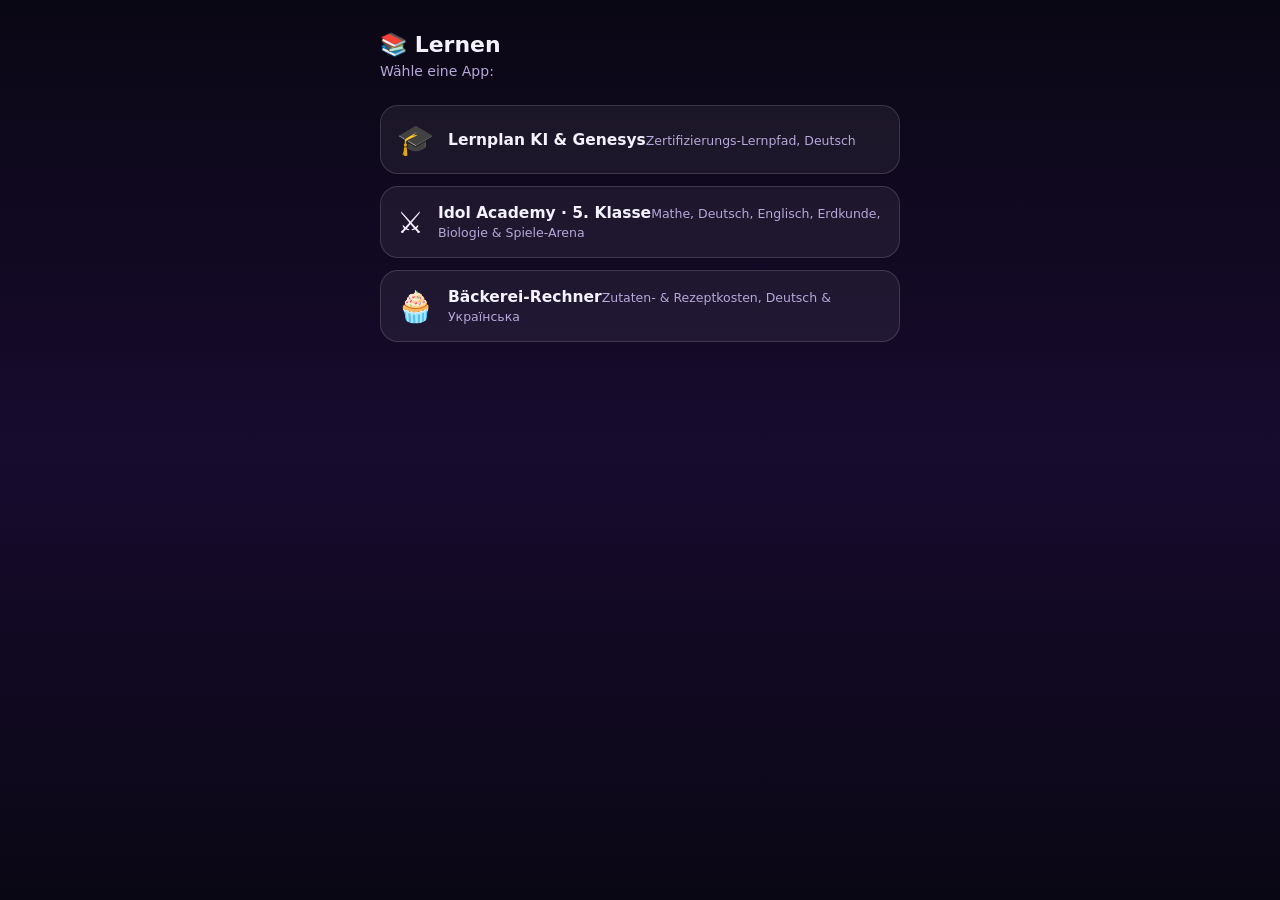
<file: index.html>
<!DOCTYPE html>
<html lang="de">
<head>
<meta charset="utf-8" />
<meta name="viewport" content="width=device-width, initial-scale=1" />
<title>Lernen — Übersicht</title>
<meta name="theme-color" content="#0a0714" />
<style>
  *{box-sizing:border-box}
  html,body{margin:0;padding:0}
  body{
    font-family:-apple-system,BlinkMacSystemFont,"SF Pro Text","Segoe UI",Roboto,system-ui,sans-serif;
    background:linear-gradient(180deg,#0a0714,#170b2e 50%,#0a0714);
    color:#f5f2ff;min-height:100vh;padding:32px 16px 48px;
  }
  .wrap{max-width:520px;margin:0 auto}
  h1{font-size:22px;margin:0 0 6px}
  p.sub{color:#b6a8d9;font-size:14px;margin:0 0 26px}
  .card{
    display:flex;align-items:center;gap:14px;text-decoration:none;color:inherit;
    background:rgba(255,255,255,.06);border:1px solid rgba(255,255,255,.14);
    border-radius:18px;padding:16px;margin-bottom:12px;
  }
  .card .ico{font-size:30px;flex-shrink:0}
  .card .name{font-weight:800;font-size:15.5px;margin:0 0 3px}
  .card .desc{font-size:12.5px;color:#b6a8d9;margin:0}
</style>
</head>
<body>
<div class="wrap">
  <h1>📚 Lernen</h1>
  <p class="sub">Wähle eine App:</p>

  <a class="card" href="./app/index.html">
    <span class="ico">🎓</span>
    <span><span class="name">Lernplan KI &amp; Genesys</span><span class="desc">Zertifizierungs-Lernpfad, Deutsch</span></span>
  </a>

  <a class="card" href="./5-klasse-lernapp/index.html">
    <span class="ico">⚔️</span>
    <span><span class="name">Idol Academy · 5. Klasse</span><span class="desc">Mathe, Deutsch, Englisch, Erdkunde, Biologie &amp; Spiele-Arena</span></span>
  </a>

  <a class="card" href="./baecker/index.html">
    <span class="ico">🧁</span>
    <span><span class="name">Bäckerei-Rechner</span><span class="desc">Zutaten- &amp; Rezeptkosten, Deutsch &amp; Українська</span></span>
  </a>
</div>
</body>
</html>
</file>
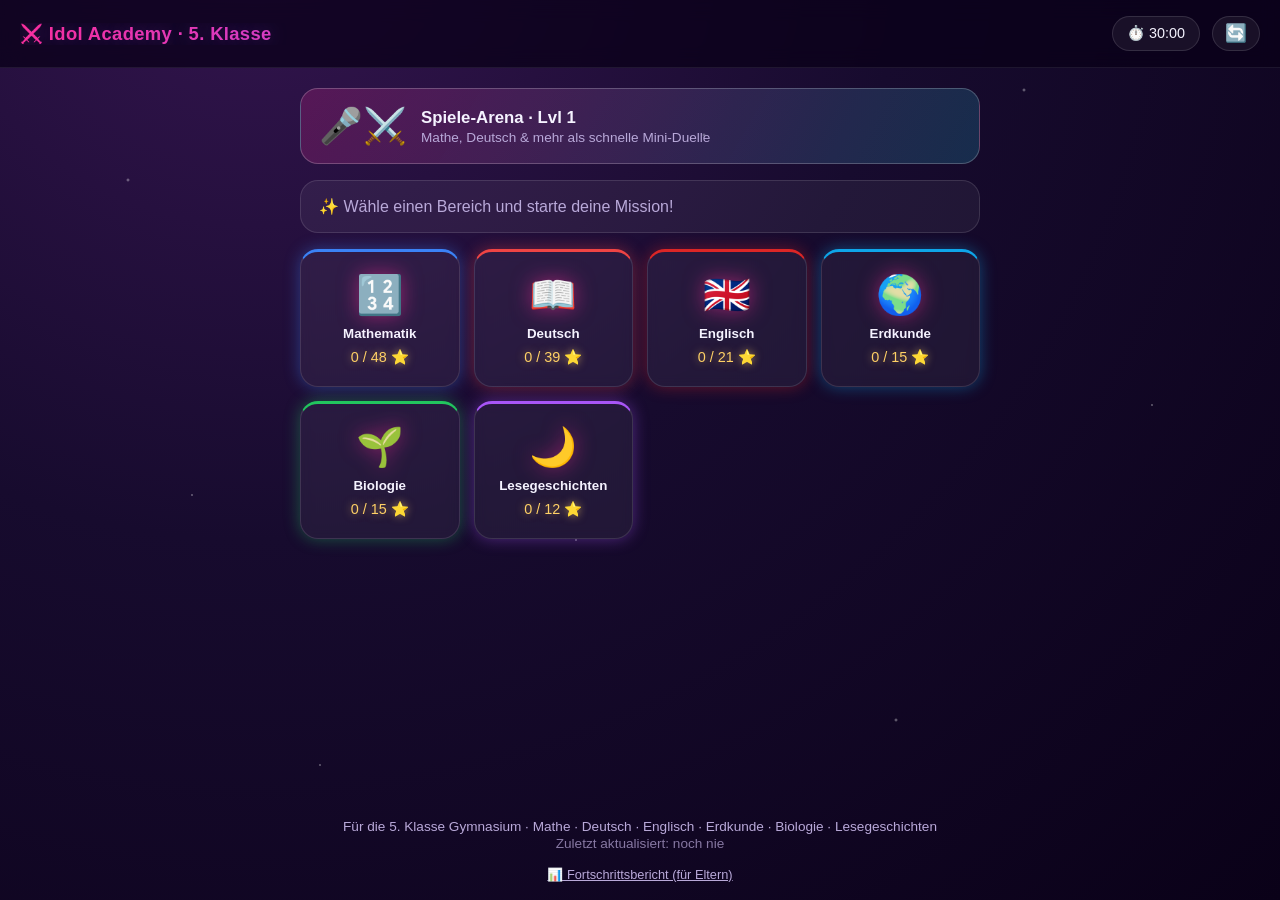
<file: 5-klasse-lernapp/index.html>
<!DOCTYPE html>
<html lang="de">
<head>
<meta charset="utf-8" />
<meta name="viewport" content="width=device-width, initial-scale=1, viewport-fit=cover" />
<title>⚔️ Idol Academy · Lernspaß 5. Klasse</title>
<meta name="description" content="Einfache Lern-App für die 5. Klasse Gymnasium – Mathematik, Deutsch, Englisch, Erdkunde, Biologie und Lesegeschichten im Dämonenjäger-Look." />

<!-- iPhone/iPad: als App zum Home-Bildschirm hinzufügbar -->
<meta name="theme-color" content="#0a0118" />
<meta name="mobile-web-app-capable" content="yes" />
<meta name="apple-mobile-web-app-capable" content="yes" />
<meta name="apple-mobile-web-app-status-bar-style" content="black-translucent" />
<meta name="apple-mobile-web-app-title" content="Idol Academy" />
<link rel="manifest" href="manifest.webmanifest" />
<link rel="apple-touch-icon" href="icons/icon-180.png" />
<link rel="icon" type="image/png" sizes="192x192" href="icons/icon-192.png" />
<link rel="icon" type="image/png" sizes="32x32" href="icons/icon-32.png" />

<link rel="stylesheet" href="styles.css" />
</head>
<body>
  <div class="sternenhimmel" aria-hidden="true"></div>

  <header class="topbar">
    <button id="btnZurueck" class="btn-back" hidden>← Zurück</button>
    <h1 id="titel">⚔️ Idol Academy · 5. Klasse</h1>
    <button id="btnTimer" class="btn-timer" title="30-Minuten-Lernzeit: Tippen zum Starten/Pausieren">⏱️ 30:00</button>
    <button id="btnRefresh" class="btn-refresh" title="Themen &amp; Aufgaben aktualisieren">🔄</button>
  </header>

  <main id="app"></main>

  <footer class="footer">
    <p>Für die 5. Klasse Gymnasium · Mathe · Deutsch · Englisch · Erdkunde · Biologie · Lesegeschichten</p>
    <p class="footer-datum">Zuletzt aktualisiert: <span id="footDate">–</span></p>
    <button id="btnFortschritt" class="footer-link">📊 Fortschrittsbericht (für Eltern)</button>
  </footer>

  <script src="data/mathe.js"></script>
  <script src="data/deutsch.js"></script>
  <script src="data/englisch.js"></script>
  <script src="data/erdkunde.js"></script>
  <script src="data/biologie.js"></script>
  <script src="data/lesen.js"></script>
  <script src="data/spiele.js"></script>
  <script src="vendor/gsap.min.js"></script>
  <script src="app.js"></script>
</body>
</html>
</file>
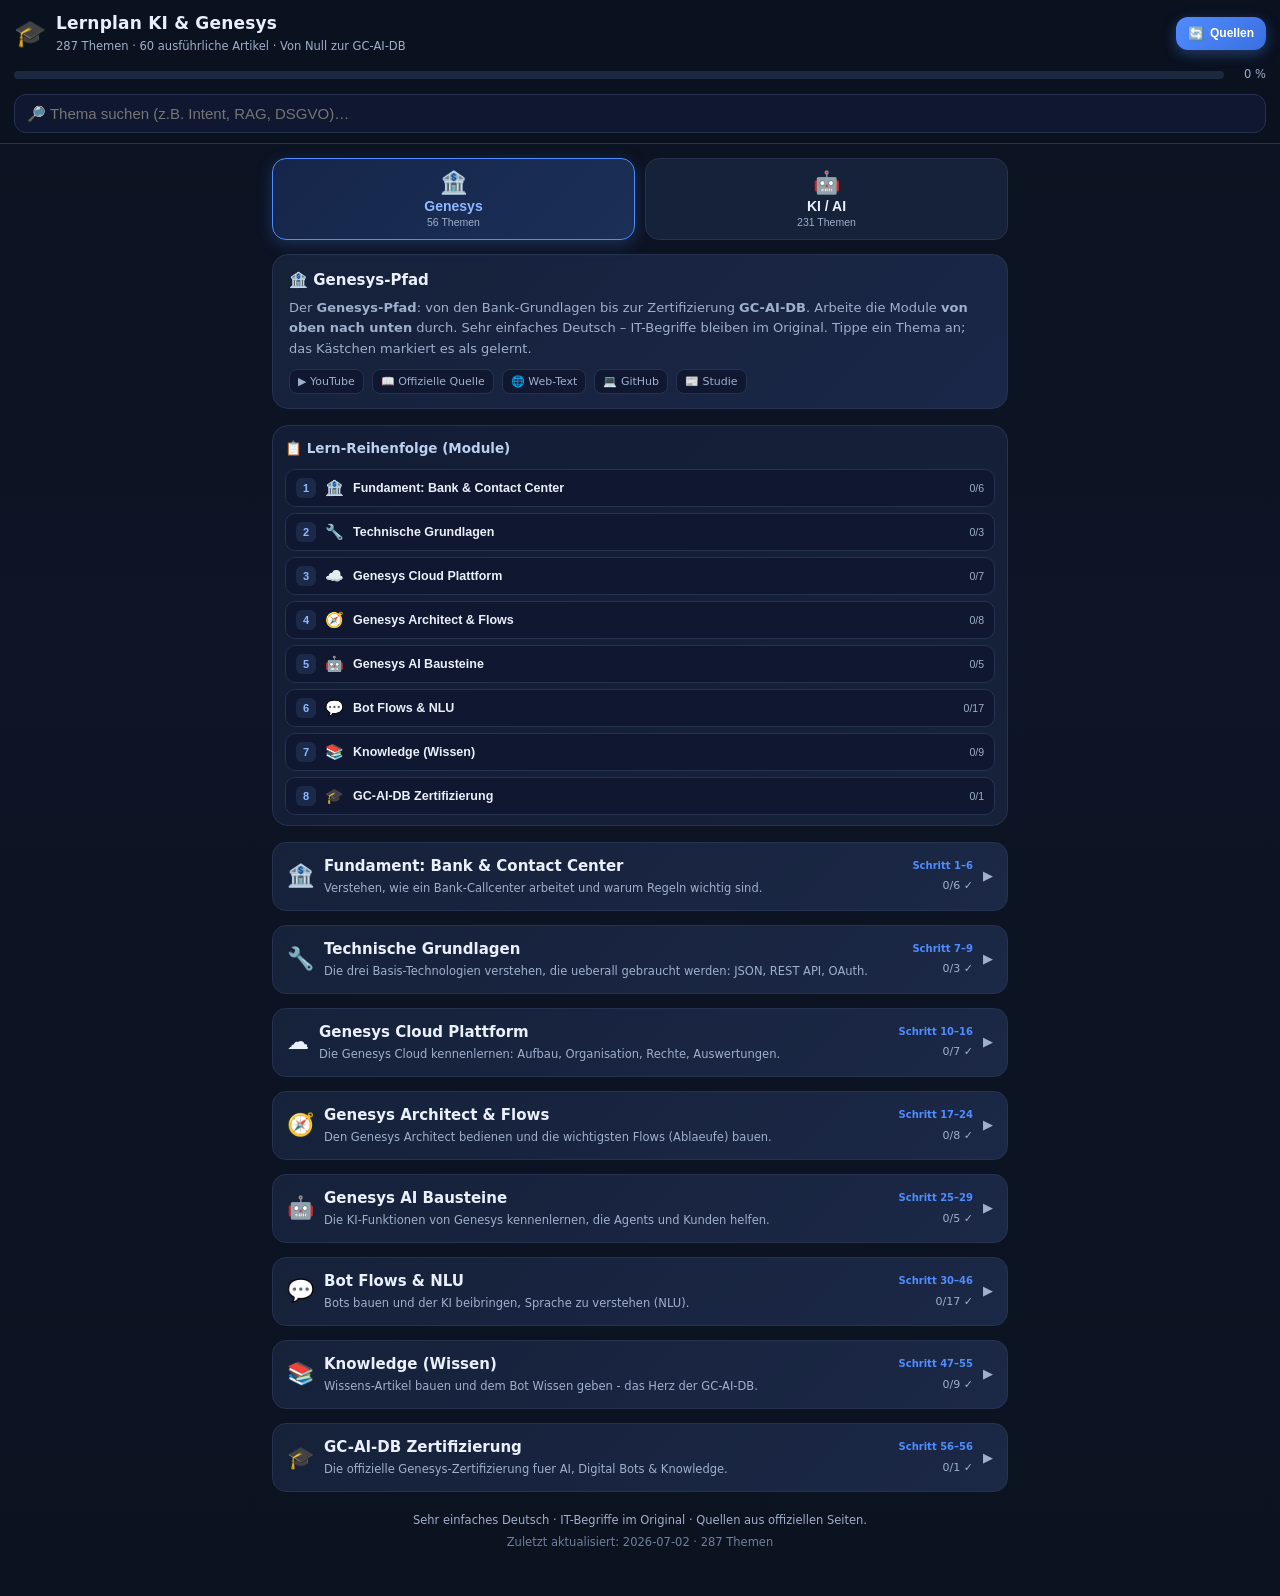
<file: app/index.html>
<!DOCTYPE html>
<html lang="de">
<head>
<meta charset="utf-8" />
<meta name="viewport" content="width=device-width, initial-scale=1, viewport-fit=cover, maximum-scale=1" />
<meta name="theme-color" content="#0b1220" />
<meta name="apple-mobile-web-app-capable" content="yes" />
<meta name="apple-mobile-web-app-status-bar-style" content="black-translucent" />
<meta name="apple-mobile-web-app-title" content="Lernplan KI" />
<title>Lernplan KI &amp; Genesys</title>
<link rel="manifest" href="manifest.webmanifest" />
<link rel="apple-touch-icon" href="icons/icon-180.png" />
<link rel="icon" href="icons/icon.svg" type="image/svg+xml" />
<link rel="stylesheet" href="styles.css" />
</head>
<body>
<header class="topbar">
  <div class="topbar-inner">
    <div class="brand">
      <span class="logo">🎓</span>
      <div>
        <h1>Lernplan KI &amp; Genesys</h1>
        <p class="sub" id="subline">Von Null zur GC-AI-DB Zertifizierung</p>
      </div>
    </div>
    <button id="refreshBtn" class="refresh" title="Quellen aktualisieren">
      <span class="ico">🔄</span><span class="lbl">Quellen</span>
    </button>
  </div>
  <div class="progresswrap">
    <div class="progressbar"><div id="progressFill" class="progressfill"></div></div>
    <span id="progressText" class="progresstext">0 %</span>
  </div>
  <div class="searchwrap">
    <input id="search" type="search" inputmode="search" placeholder="🔎 Thema suchen (z.B. Intent, RAG, DSGVO)…" />
  </div>
</header>

<main id="content" class="content"><!-- gefuellt von app.js --></main>

<div id="toast" class="toast" hidden></div>

<footer class="foot">
  <p>Sehr einfaches Deutsch · IT-Begriffe im Original · Quellen aus offiziellen Seiten.</p>
  <p class="muted">Zuletzt aktualisiert: <span id="footDate">–</span> · <span id="footCount">–</span> Themen</p>
</footer>

<script src="data/curriculum.js"></script>
<script src="app.js"></script>
</body>
</html>
</file>
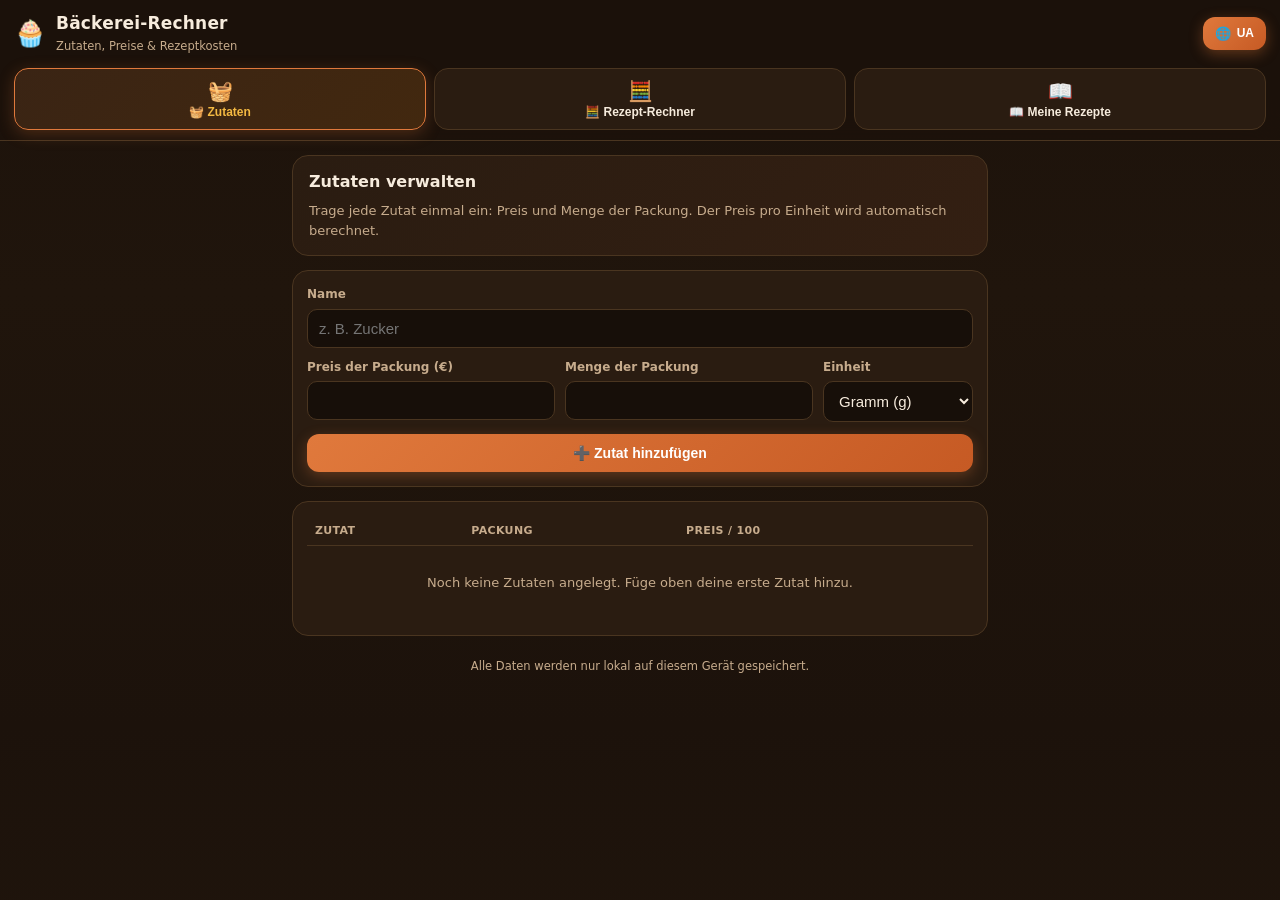
<file: baecker/index.html>
<!DOCTYPE html>
<html lang="de">
<head>
<meta charset="utf-8" />
<meta name="viewport" content="width=device-width, initial-scale=1, viewport-fit=cover, maximum-scale=1" />
<meta name="theme-color" content="#241509" />
<meta name="apple-mobile-web-app-capable" content="yes" />
<meta name="apple-mobile-web-app-status-bar-style" content="black-translucent" />
<meta name="apple-mobile-web-app-title" content="Bäckerei-Rechner" />
<title id="pageTitle">Bäckerei-Rechner</title>
<link rel="manifest" href="manifest.webmanifest" />
<link rel="apple-touch-icon" href="icons/icon-180.png" />
<link rel="icon" href="icons/icon.svg" type="image/svg+xml" />
<link rel="stylesheet" href="styles.css" />
</head>
<body>
<header class="topbar">
  <div class="topbar-inner">
    <div class="brand">
      <span class="logo">🧁</span>
      <div>
        <h1 data-i18n="appTitle">Bäckerei-Rechner</h1>
        <p class="sub" data-i18n="appSub">Zutaten, Preise &amp; Rezeptkosten</p>
      </div>
    </div>
    <button id="langBtn" class="refresh" title="Sprache wechseln / Змінити мову">
      <span class="ico">🌐</span><span class="lbl" id="langBtnLbl">UA</span>
    </button>
  </div>
  <div class="tabs">
    <button class="tab active" data-view="ingredients">
      <span class="tab-emoji">🧺</span>
      <span class="tab-label" data-i18n="navIngredients">Zutaten</span>
    </button>
    <button class="tab" data-view="calculator">
      <span class="tab-emoji">🧮</span>
      <span class="tab-label" data-i18n="navCalculator">Rezept-Rechner</span>
    </button>
    <button class="tab" data-view="recipes">
      <span class="tab-emoji">📖</span>
      <span class="tab-label" data-i18n="navRecipes">Meine Rezepte</span>
    </button>
  </div>
</header>

<main id="content" class="content">

  <!-- ===== Zutaten ===== -->
  <section id="view-ingredients" class="view active">
    <div class="intro">
      <h2 data-i18n="ingredientsTitle">Zutaten verwalten</h2>
      <p data-i18n="ingredientsHint">Hinweis</p>
    </div>

    <form id="ingredientForm" class="card form-card">
      <div class="field">
        <label data-i18n="formName">Name</label>
        <input id="ingName" type="text" data-i18n-placeholder="formNamePlaceholder" placeholder="z. B. Zucker" required />
      </div>
      <div class="field-row">
        <div class="field">
          <label data-i18n="formPackagePrice">Preis der Packung (€)</label>
          <input id="ingPrice" type="number" min="0" step="0.01" inputmode="decimal" required />
        </div>
        <div class="field">
          <label data-i18n="formPackageAmount">Menge der Packung</label>
          <input id="ingAmount" type="number" min="0" step="0.01" inputmode="decimal" required />
        </div>
        <div class="field field-unit">
          <label data-i18n="formUnit">Einheit</label>
          <select id="ingUnit">
            <option value="g" data-i18n="unitG">Gramm (g)</option>
            <option value="ml" data-i18n="unitMl">Milliliter (ml)</option>
            <option value="Stk" data-i18n="unitStk">Stück</option>
          </select>
        </div>
      </div>
      <div class="field-row form-actions">
        <button type="submit" id="ingSubmitBtn" class="btn btn-primary" data-i18n="addIngredientBtn">➕ Zutat hinzufügen</button>
        <button type="button" id="ingCancelBtn" class="btn btn-ghost" data-i18n="cancelBtn" hidden>Abbrechen</button>
      </div>
    </form>

    <div class="card table-card">
      <table class="datatable">
        <thead>
          <tr>
            <th data-i18n="ingredientTableName">Zutat</th>
            <th data-i18n="ingredientTablePackage">Packung</th>
            <th data-i18n="ingredientTablePricePer">Preis / 100</th>
            <th></th>
          </tr>
        </thead>
        <tbody id="ingredientsBody"></tbody>
      </table>
      <p id="noIngredientsMsg" class="empty-msg" data-i18n="noIngredients" hidden>Noch keine Zutaten angelegt.</p>
    </div>
  </section>

  <!-- ===== Rezept-Rechner ===== -->
  <section id="view-calculator" class="view">
    <div class="intro">
      <h2 data-i18n="calculatorTitle">Rezept-Rechner</h2>
      <p data-i18n="calculatorHint">Hinweis</p>
    </div>

    <p id="needIngredientsMsg" class="empty-msg" data-i18n="needIngredientsFirst" hidden></p>

    <div id="calculatorForm" class="card form-card">
      <div class="field-row">
        <div class="field field-grow">
          <label data-i18n="calcSelectLabel">Zutat</label>
          <select id="calcIngredientSelect">
            <option value="" data-i18n="selectIngredientPlaceholder">-- Zutat wählen --</option>
          </select>
        </div>
        <div class="field">
          <label data-i18n="amountLabel">Menge</label>
          <input id="calcAmount" type="number" min="0" step="0.01" inputmode="decimal" />
        </div>
      </div>
      <div class="field-row form-actions">
        <button type="button" id="calcAddBtn" class="btn btn-primary" data-i18n="addToRecipeBtn">➕ Zum Rezept hinzufügen</button>
      </div>
    </div>

    <div class="card table-card">
      <table class="datatable">
        <thead>
          <tr>
            <th data-i18n="recipeItemsTableName">Zutat</th>
            <th data-i18n="recipeItemsTableAmount">Menge</th>
            <th data-i18n="recipeItemsTableCost">Kosten</th>
            <th></th>
          </tr>
        </thead>
        <tbody id="recipeItemsBody"></tbody>
      </table>
      <p id="noRecipeItemsMsg" class="empty-msg" data-i18n="noRecipeItems" hidden>Noch keine Zutaten im Rezept.</p>
      <div class="total-row">
        <span data-i18n="totalLabel">Gesamtkosten</span>
        <strong id="recipeTotal">0,00 €</strong>
      </div>
    </div>

    <div class="card form-card">
      <div class="field">
        <label data-i18n="recipeNameLabel">Rezeptname</label>
        <input id="recipeNameInput" type="text" data-i18n-placeholder="recipeNamePlaceholder" placeholder="z. B. Schokoladenkuchen" />
      </div>
      <div class="field-row form-actions">
        <button type="button" id="saveRecipeBtn" class="btn btn-primary" data-i18n="saveRecipeBtn">💾 Rezept speichern</button>
        <button type="button" id="newRecipeBtn" class="btn btn-ghost" data-i18n="newRecipeBtn">🆕 Neues Rezept</button>
      </div>
    </div>
  </section>

  <!-- ===== Meine Rezepte ===== -->
  <section id="view-recipes" class="view">
    <div class="intro">
      <h2 data-i18n="recipesTitle">Meine Rezepte</h2>
      <p data-i18n="recipesHint">Hinweis</p>
    </div>

    <div id="recipesList" class="recipes-list"></div>
    <p id="noRecipesMsg" class="empty-msg" data-i18n="noRecipes" hidden>Noch keine Rezepte gespeichert.</p>
  </section>

</main>

<div id="toast" class="toast" hidden></div>

<footer class="foot">
  <p data-i18n="footNote">Alle Daten werden nur lokal auf diesem Gerät gespeichert.</p>
</footer>

<script src="i18n.js"></script>
<script src="app.js"></script>
</body>
</html>
</file>
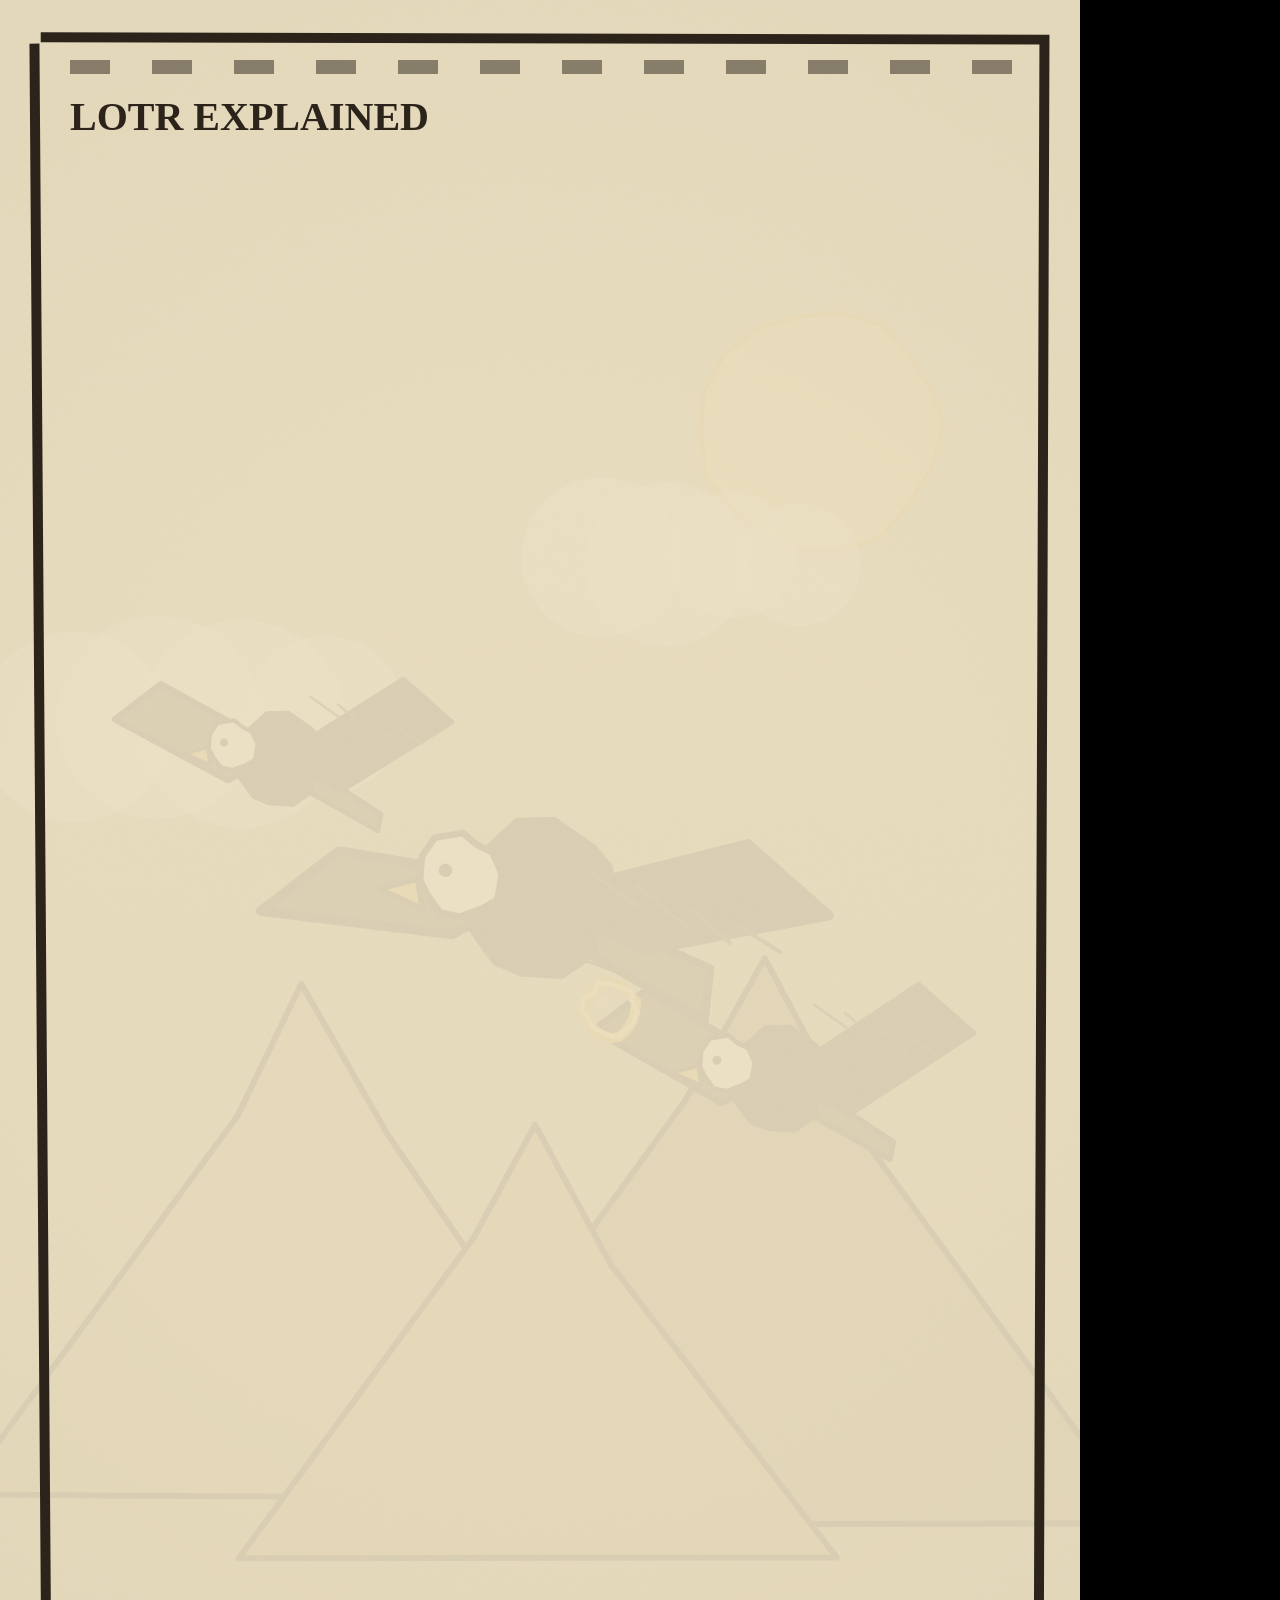
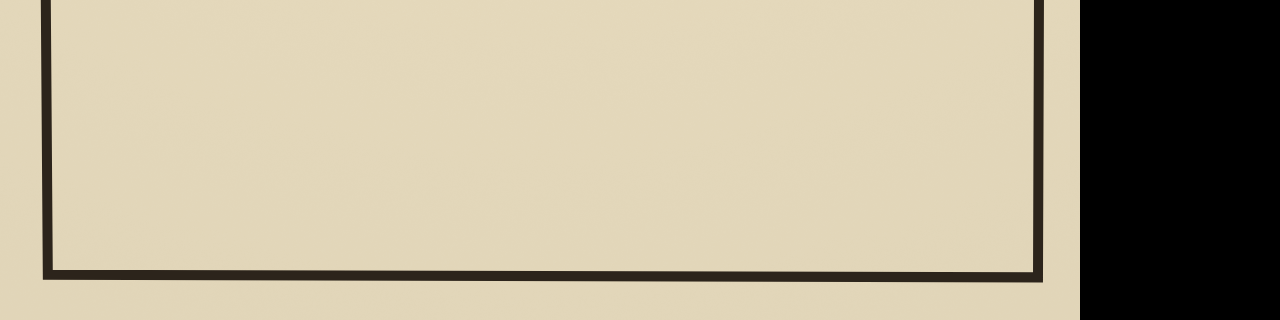
<file: shorts/gandalf-eagles/anim.html>
<!doctype html>
<html>
<head>
<meta charset="utf-8">
<style>
  html,body{margin:0;padding:0;background:#000;overflow:hidden}
  #stage{width:1080px;height:1920px;position:relative}
  canvas{display:block;width:1080px;height:1920px}
</style>
</head>
<body>
<div id="stage"><canvas id="c" width="1080" height="1920"></canvas></div>
<script>
const W=1080,H=1920;
const cv=document.getElementById('c');
const ctx=cv.getContext('2d');

// ---------- config ----------
const FPS=30;
const DUR=16.8;                 // seconds
const TOTAL=Math.round(FPS*DUR);
window.TOTAL_FRAMES=TOTAL;
window.FPS=FPS;

// ---------- palette (aged parchment / ink) ----------
const COL={
  paper:'#ece0c4', paper2:'#e2d3ae',
  ink:'#2c241b', ink2:'#443626',
  red:'#b23a26', gold:'#d7a33d', goldL:'#f0cf78',
  lava:'#e7671f', lavaL:'#f6c34a',
  green:'#5f6b39', greenD:'#3f4a27',
  sky:'#c9b78a', skyD:'#a9906a',
  blood:'#8f2417'
};

// ---------- deterministic PRNG ----------
function mulberry32(a){return function(){a|=0;a=a+0x6D2B79F5|0;let t=Math.imul(a^a>>>15,1|a);t=t+Math.imul(t^t>>>7,61|t)^t;return((t^t>>>14)>>>0)/4294967296;}}
let BOIL=0;        // changes every few frames -> hand-drawn "line boil"
function rndFor(seed){return mulberry32((seed*2654435761 ^ BOIL*40503)>>>0);}

// wobbly polyline (hand-drawn)
function inkPath(pts,seed,amp){
  const r=rndFor(seed);
  ctx.beginPath();
  for(let i=0;i<pts.length;i++){
    const jx=(r()*2-1)*amp, jy=(r()*2-1)*amp;
    const x=pts[i][0]+jx, y=pts[i][1]+jy;
    if(i===0)ctx.moveTo(x,y); else ctx.lineTo(x,y);
  }
}
function inkShape(pts,seed,amp,fill,stroke,lw){
  inkPath(pts,seed,amp);
  ctx.closePath();
  if(fill){ctx.fillStyle=fill;ctx.fill();}
  if(stroke){ctx.strokeStyle=stroke;ctx.lineWidth=lw||6;ctx.lineJoin='round';ctx.lineCap='round';ctx.stroke();}
}
// wobbly circle
function circlePts(cx,cy,rad,n){const a=[];for(let i=0;i<n;i++){const t=i/n*Math.PI*2;a.push([cx+Math.cos(t)*rad,cy+Math.sin(t)*rad]);}return a;}

// ---------- static grain texture (precomputed) ----------
const grain=document.createElement('canvas');grain.width=W;grain.height=H;
(function(){const g=grain.getContext('2d');const img=g.createImageData(W,H);const r=mulberry32(12345);
  for(let i=0;i<img.data.length;i+=4){const v=200+Math.floor(r()*55);img.data[i]=v;img.data[i+1]=v;img.data[i+2]=v;img.data[i+3]=Math.floor(r()*22);}
  g.putImageData(img,0,0);
})();

function paperBg(){
  // warm parchment gradient
  const g=ctx.createLinearGradient(0,0,0,H);
  g.addColorStop(0,COL.paper);g.addColorStop(0.6,COL.paper2);g.addColorStop(1,'#d4c197');
  ctx.fillStyle=g;ctx.fillRect(0,0,W,H);
  // subtle blotches
  ctx.globalAlpha=0.05;ctx.fillStyle=COL.ink2;
  const r=mulberry32(7);
  for(let i=0;i<40;i++){ctx.beginPath();ctx.arc(r()*W,r()*H,20+r()*90,0,7);ctx.fill();}
  ctx.globalAlpha=1;
  ctx.drawImage(grain,0,0);
}
function vignette(){
  const g=ctx.createRadialGradient(W/2,H/2,H*0.25,W/2,H/2,H*0.72);
  g.addColorStop(0,'rgba(0,0,0,0)');g.addColorStop(1,'rgba(40,28,14,0.42)');
  ctx.fillStyle=g;ctx.fillRect(0,0,W,H);
}

// ---------- caption box (hand-drawn) ----------
function wrap(text,max){const w=text.split(' ');const lines=[];let cur='';for(const word of w){const t=cur?cur+' '+word:word;if(t.length>max){lines.push(cur);cur=word;}else cur=t;}if(cur)lines.push(cur);return lines;}
function caption(title,sub,appear){
  // appear: 0..1 slide-in
  const yBase=H-360;
  ctx.save();
  ctx.translate(0,(1-appear)*40);
  ctx.globalAlpha=appear;
  // banner
  const bx=70,bw=W-140,by=yBase-10;
  const lines= sub? wrap(sub,26):[];
  const bh=150+lines.length*66;
  inkShape([[bx,by],[bx+bw,by-8],[bx+bw+6,by+bh],[bx-4,by+bh+8]], 900,7, 'rgba(30,22,12,0.82)', COL.gold,5);
  // title
  ctx.textAlign='center';ctx.fillStyle=COL.goldL;
  ctx.font='700 62px Georgia, "Times New Roman", serif';
  ctx.fillText(title, W/2, by+80);
  // sub lines
  ctx.fillStyle='#f4ead0';
  ctx.font='500 44px Georgia, serif';
  lines.forEach((l,i)=>ctx.fillText(l,W/2,by+150+i*60));
  ctx.restore();
}

// ---------- reusable actors ----------
function eagle(cx,cy,scale,flap,dir){
  // flap: -1..1 wing phase ; dir: facing +1 right
  ctx.save();ctx.translate(cx,cy);ctx.scale(scale*dir,scale);
  const wy=-Math.abs(flap)*70 - 10;
  // far wing
  inkShape([[0,-8],[-150,wy-30],[-210,wy+20],[-70,30]],11,5,COL.ink2,COL.ink,7);
  // body
  inkShape(circlePts(0,0,55,14),12,5,COL.ink,COL.ink,6);
  // tail
  inkShape([[40,10],[130,50+flap*20],[120,90],[35,45]],13,5,COL.ink2,COL.ink,6);
  // head + beak
  inkShape(circlePts(-60,-18,30,12),14,4,'#efe3c6',COL.ink,5);
  inkShape([[-88,-18],[-120,-8],[-88,4]],15,3,COL.gold,COL.ink,4);
  // eye
  ctx.fillStyle=COL.ink;ctx.beginPath();ctx.arc(-70,-22,5,0,7);ctx.fill();
  // near wing (over body)
  inkShape([[0,-4],[150,wy-30],[215,wy+25],[75,34]],16,5,COL.ink,COL.ink,7);
  // feather hints
  ctx.strokeStyle=COL.ink2;ctx.lineWidth=3;
  for(let i=0;i<4;i++){inkPath([[40+i*35,wy-10+i*12],[70+i*35,wy+15+i*12]],20+i,4);ctx.stroke();}
  ctx.restore();
}
function hobbit(cx,cy,scale,step){
  ctx.save();ctx.translate(cx,cy);ctx.scale(scale,scale);
  // cloak
  inkShape([[-42,-70],[42,-70],[60,90+Math.sin(step)*4],[-60,90-Math.sin(step)*4]],31,5,COL.greenD,COL.ink,6);
  // hood/head
  inkShape(circlePts(0,-92,34,12),32,4,'#e7d8b4',COL.ink,5);
  inkShape([[-40,-96],[40,-96],[26,-124],[-26,-124]],33,4,COL.green,COL.ink,5);
  // legs stepping
  inkShape([[-22,86],[-6,86],[-10,140+Math.sin(step)*18],[-30,140+Math.sin(step)*18]],34,4,COL.ink2,COL.ink,5);
  inkShape([[8,86],[24,86],[30,140-Math.sin(step)*18],[10,140-Math.sin(step)*18]],35,4,COL.ink2,COL.ink,5);
  ctx.restore();
}
function mountain(cx,base,w,h,seed,fill){
  inkShape([[cx-w,base],[cx-w*0.2,base-h*0.75],[cx,base-h],[cx+w*0.25,base-h*0.7],[cx+w,base]],seed,6,fill,COL.ink,6);
}

// ---------- Eye of Sauron ----------
function eyeOfSauron(cx,cy,scale,intensity){
  ctx.save();ctx.translate(cx,cy);ctx.scale(scale,scale);
  // flame halo
  const r=rndFor(50);
  for(let i=0;i<26;i++){
    const a=i/26*Math.PI*2;const len=120+r()*80*intensity;
    ctx.strokeStyle=i%2?COL.lava:COL.lavaL;ctx.globalAlpha=0.55;
    inkPath([[Math.cos(a)*110,Math.sin(a)*150],[Math.cos(a)*(110+len),Math.sin(a)*(150+len)]],60+i,10);
    ctx.lineWidth=10;ctx.stroke();
  }
  ctx.globalAlpha=1;
  // eye almond
  inkShape([[-170,0],[0,-95],[170,0],[0,95]],70,7, COL.lavaL, COL.blood,8);
  inkShape([[-150,0],[0,-78],[150,0],[0,78]],71,6, COL.lava, null,0);
  // pupil (vertical slit)
  inkShape([[-16,-70],[16,-70],[10,70],[-10,70]],72,4, COL.ink, COL.blood,4);
  ctx.restore();
}
function nazgul(cx,cy,scale,flap){
  ctx.save();ctx.translate(cx,cy);ctx.scale(scale,scale);
  inkShape([[0,0],[-140,-40-flap*30],[-180,10],[-60,26]],41,6,'#1c1712',COL.ink,5);
  inkShape([[0,0],[140,-40-flap*30],[180,10],[60,26]],42,6,'#1c1712',COL.ink,5);
  inkShape(circlePts(0,0,26,10),43,4,'#1c1712',COL.ink,5);
  ctx.restore();
}

// ---------- clouds ----------
function cloud(cx,cy,s,seed){ctx.save();ctx.globalAlpha=0.5;
  ctx.fillStyle='#efe6cd';
  for(let i=0;i<4;i++){const r=rndFor(seed+i);ctx.beginPath();ctx.arc(cx+i*60*s-90*s,cy+(r()*20-10),(50+r()*30)*s,0,7);ctx.fill();}
  ctx.restore();}

// ================= SCENES =================
function easeInOut(t){return t<0.5?2*t*t:1-Math.pow(-2*t+2,2)/2;}
function scene1(t,local){ // 0..6 : eagles carrying the ring over mountains
  // sky
  const g=ctx.createLinearGradient(0,0,0,H);g.addColorStop(0,COL.sky);g.addColorStop(1,COL.skyD);
  ctx.fillStyle=g;ctx.fillRect(0,0,W,H);ctx.drawImage(grain,0,0);
  // sun disc
  inkShape(circlePts(820,430,120,18),80,5,'rgba(240,207,120,0.55)',COL.gold,4);
  // distant mountains
  mountain(300,1500,340,520,101,COL.skyD);
  mountain(760,1520,380,560,102,'#93794f');
  mountain(540,1560,300,430,103,'#a88b58');
  // clouds drifting
  cloud(200+ (local*30)%1200,720,1.4,201);
  cloud(700+ (local*22)%1000,560,1.1,202);
  // eagle formation flying across, gentle bob
  const bob=Math.sin(local*2.2)*24;
  const px=W*0.5 + Math.sin(local*0.7)*60;
  eagle(px, 900+bob, 1.35, Math.sin(local*7), 1);
  eagle(px-260, 760-bob*0.5, 0.8, Math.sin(local*7+1), 1);
  eagle(px+240, 1080+bob*0.6, 0.9, Math.sin(local*7+2), 1);
  // the RING dangling under the lead eagle, glinting
  const rx=px+70, ry=1010+bob;
  ctx.strokeStyle=COL.ink;ctx.lineWidth=3;inkPath([[px+30,955+bob],[rx,ry-40]],88,2);ctx.stroke();
  inkShape(circlePts(rx,ry,26,16),90,3,'rgba(0,0,0,0)',COL.gold,10);
  inkShape(circlePts(rx,ry,26,16),91,3,'rgba(0,0,0,0)',COL.goldL,4);
  const glint=(Math.sin(local*6)*0.5+0.5);
  ctx.globalAlpha=glint;ctx.fillStyle=COL.goldL;ctx.beginPath();ctx.arc(rx-8,ry-8,6,0,7);ctx.fill();ctx.globalAlpha=1;
}
function scene2(t,local){ // 6..11.5 : Mordor sky watched — Eye + Nazgul
  const g=ctx.createLinearGradient(0,0,0,H);g.addColorStop(0,'#2a1c16');g.addColorStop(1,'#0e0a08');
  ctx.fillStyle=g;ctx.fillRect(0,0,W,H);ctx.drawImage(grain,0,0);
  // jagged Mordor peaks (bottom)
  ctx.fillStyle='#120c09';
  mountain(200,1920,340,560,111,'#171009');
  mountain(880,1920,380,620,112,'#120c08');
  mountain(540,1920,320,460,113,'#1c130b');
  // Mount Doom glow far right
  ctx.save();ctx.globalAlpha=0.6;inkShape([[860,1920],[960,1360],[1080,1920]],114,6,COL.lava,null,0);ctx.restore();
  // ember particles
  const r=rndFor(500);ctx.fillStyle=COL.lavaL;
  for(let i=0;i<30;i++){const ex=r()*W, ey=H-(local*120+r()*H)% H;ctx.globalAlpha=0.5*r();ctx.beginPath();ctx.arc(ex,ey,2+r()*3,0,7);ctx.fill();}
  ctx.globalAlpha=1;
  // Eye of Sauron opening
  const open=Math.min(1,easeInOut(Math.min(1,local/1.4)));
  eyeOfSauron(W/2,760,0.85+0.15*open, 0.5+open);
  // scanning beam sweeping
  ctx.save();ctx.globalAlpha=0.16*open;ctx.fillStyle=COL.lavaL;
  const ang=Math.sin(local*1.4)*0.5;ctx.translate(W/2,760);ctx.rotate(ang);
  ctx.beginPath();ctx.moveTo(0,0);ctx.lineTo(-180,1400);ctx.lineTo(180,1400);ctx.closePath();ctx.fill();ctx.restore();
  // Nazgul rising into the sky
  const nz=1300-local*120;
  nazgul(300,nz,0.9,Math.sin(local*8));
  nazgul(820,nz+80,0.7,Math.sin(local*8+1.5));
  nazgul(560,nz-140,1.1,Math.sin(local*8+0.7));
}
function scene3(t,local){ // 11.5..16.8 : stealth — hobbits sneaking in the dark
  const g=ctx.createLinearGradient(0,0,0,H);g.addColorStop(0,'#20261c');g.addColorStop(1,'#0c0f0a');
  ctx.fillStyle=g;ctx.fillRect(0,0,W,H);ctx.drawImage(grain,0,0);
  // moon
  inkShape(circlePts(300,470,110,18),120,5,'rgba(230,222,190,0.5)','#cbbf90',4);
  // rocky ground
  ctx.fillStyle='#141810';
  inkShape([[0,1520],[300,1470],[640,1520],[1080,1480],[1080,1920],[0,1920]],121,8,'#141810',COL.ink,5);
  // faint far Mount Doom
  ctx.save();ctx.globalAlpha=0.4;inkShape([[720,1520],[850,1150],[1000,1520]],122,6,COL.blood,null,0);ctx.restore();
  // two hobbits creeping left->right
  const march=easeInOut(Math.min(1,local/4));
  const baseX=200+march*520;
  const step=local*6;
  hobbit(baseX,1500,1.15,step);
  hobbit(baseX-120,1512,1.0,step+1.6);
  // long dramatic shadows
  ctx.save();ctx.globalAlpha=0.25;ctx.fillStyle='#000';
  ctx.beginPath();ctx.ellipse(baseX+10,1620,120,26,0,0,7);ctx.fill();
  ctx.beginPath();ctx.ellipse(baseX-110,1626,100,22,0,0,7);ctx.fill();ctx.restore();
}

// ---------- master timeline ----------
const beats=[
  {a:0.0, b:6.0,  fn:scene1, title:'THE EAGLE PLAN', sub:'Why not just fly the Ring to Mount Doom?'},
  {a:6.0, b:11.5, fn:scene2, title:'MORDOR WAS WATCHING', sub:'The Eye and the Nazgul rule those skies — eagles would be seen at once.'},
  {a:11.5,b:16.8, fn:scene3, title:'SECRECY WON THE WAR', sub:'The plan needed stealth: two small hobbits, unnoticed.'}
];

function drawFrame(frame){
  BOIL=Math.floor(frame/3);            // boil on "threes" ~10fps line jitter
  const t=frame/FPS;
  ctx.clearRect(0,0,W,H);
  paperBg();
  // find beat
  let beat=beats[0];
  for(const bt of beats){if(t>=bt.a && t<bt.b){beat=bt;break;} if(t>=beats[beats.length-1].b) beat=beats[beats.length-1];}
  const local=t-beat.a;
  ctx.save();
  // draw the parchment "frame" content clipped with a border margin
  beat.fn(t,local);
  ctx.restore();
  // overlay grain + vignette for scene
  ctx.drawImage(grain,0,0);
  vignette();
  // scene transition flashes (quick ink wipe near cuts)
  const dtStart=t-beat.a, dtEnd=beat.b-t;
  if(dtStart<0.35){ctx.globalAlpha=(0.35-dtStart)/0.35*0.9;ctx.fillStyle=COL.paper;ctx.fillRect(0,0,W,H);ctx.globalAlpha=1;}
  // caption
  const appear=Math.min(1,(local)/0.5);
  caption(beat.title,beat.sub,appear);
  // hand-drawn border
  ctx.strokeStyle=COL.ink;ctx.lineWidth=10;
  inkPath([[40,40],[W-40,44],[W-44,H-40],[44,H-44],[40,40]],777,6);ctx.stroke();
  // progress ticks (retro film feel) top
  ctx.fillStyle='rgba(44,36,27,0.5)';
  for(let i=0;i<12;i++){ctx.fillRect(70+i*82, 60, 40, 14);}
  // top label
  ctx.textAlign='left';ctx.fillStyle=COL.ink;ctx.font='700 40px Georgia,serif';
  ctx.fillText('LOTR EXPLAINED', 70, 130);
}

window.renderFrame=function(frame){drawFrame(frame);};
// initial
drawFrame(0);
</script>
</body>
</html>
</file>
<file: 5-klasse-lernapp/styles.css>
:root {
  --bg-deep: #0a0118;
  --bg-mid: #170b2e;
  --card: rgba(255, 255, 255, 0.055);
  --card-border: rgba(255, 255, 255, 0.12);
  --text: #f5f3ff;
  --muted: #b9a9d9;
  --pink: #ff2e9a;
  --purple: #a855f7;
  --cyan: #22e5ff;
  --gold: #ffd166;
  --good: #34eea0;
  --bad: #ff4d6d;
  --radius: 18px;
}

* { box-sizing: border-box; }

html, body {
  margin: 0;
  min-height: 100%;
}

body {
  font-family: "Segoe UI", Verdana, Arial, sans-serif;
  background: radial-gradient(ellipse at 20% -10%, #351550 0%, var(--bg-mid) 45%, var(--bg-deep) 100%);
  color: var(--text);
  min-height: 100vh;
  display: flex;
  flex-direction: column;
  position: relative;
  overflow-x: hidden;
}

/* Funkelnder Sternenhimmel als Hintergrund */
.sternenhimmel {
  position: fixed;
  inset: 0;
  z-index: 0;
  pointer-events: none;
  background-image:
    radial-gradient(2px 2px at 10% 20%, #fff, transparent),
    radial-gradient(2px 2px at 80% 10%, #fff, transparent),
    radial-gradient(1.5px 1.5px at 45% 60%, #fff, transparent),
    radial-gradient(2px 2px at 70% 80%, #fff, transparent),
    radial-gradient(1.5px 1.5px at 25% 85%, #fff, transparent),
    radial-gradient(1.5px 1.5px at 90% 45%, #fff, transparent),
    radial-gradient(2px 2px at 55% 15%, #fff, transparent),
    radial-gradient(1.5px 1.5px at 15% 55%, #fff, transparent);
  background-repeat: repeat;
  background-size: 100% 100%;
  opacity: 0.5;
  animation: funkeln 4s ease-in-out infinite alternate;
}
@keyframes funkeln {
  0% { opacity: 0.25; }
  100% { opacity: 0.65; }
}

.topbar {
  position: sticky;
  top: 0;
  z-index: 10;
  display: flex;
  align-items: center;
  gap: 12px;
  padding: calc(16px + env(safe-area-inset-top)) calc(20px + env(safe-area-inset-right)) 16px calc(20px + env(safe-area-inset-left));
  background: rgba(10, 1, 24, 0.75);
  backdrop-filter: blur(10px);
  border-bottom: 1px solid rgba(255, 255, 255, 0.08);
}

.topbar h1 {
  flex: 1;
  min-width: 0;
  overflow: hidden;
  text-overflow: ellipsis;
  white-space: nowrap;
  font-size: 1.15rem;
  margin: 0;
  font-weight: 800;
  letter-spacing: 0.02em;
  background: linear-gradient(90deg, var(--pink), var(--purple) 55%, var(--cyan));
  -webkit-background-clip: text;
  background-clip: text;
  color: transparent;
  text-shadow: 0 0 18px rgba(168, 85, 247, 0.35);
}

.btn-back, .btn-refresh, .btn-timer {
  border: 1px solid var(--card-border);
  background: rgba(255, 255, 255, 0.06);
  color: var(--text);
  padding: 8px 14px;
  border-radius: 999px;
  font-size: 0.95rem;
  cursor: pointer;
  font-family: inherit;
}
.btn-back:hover, .btn-refresh:hover, .btn-timer:hover {
  background: rgba(255, 255, 255, 0.12);
  box-shadow: 0 0 14px rgba(168, 85, 247, 0.5);
}
.btn-refresh { font-size: 1.1rem; padding: 6px 12px; }
.btn-refresh.spin { animation: spin 0.6s linear; }
@keyframes spin { from { transform: rotate(0deg); } to { transform: rotate(360deg); } }

.btn-timer {
  font-size: 0.9rem;
  font-variant-numeric: tabular-nums;
  white-space: nowrap;
}
.btn-timer.laeuft {
  border-color: var(--cyan);
  color: var(--cyan);
  box-shadow: 0 0 12px rgba(34, 229, 255, 0.4);
}
.btn-timer.gleich-null {
  border-color: var(--bad);
  color: var(--bad);
  box-shadow: 0 0 12px rgba(255, 77, 109, 0.4);
  animation: timer-puls 1s ease-in-out infinite;
}
@keyframes timer-puls {
  0%, 100% { opacity: 1; }
  50% { opacity: 0.6; }
}

.toast {
  position: fixed;
  top: calc(16px + env(safe-area-inset-top));
  left: 50%;
  transform: translateX(-50%);
  z-index: 100;
  background: linear-gradient(90deg, var(--pink), var(--purple), var(--cyan));
  color: white;
  font-weight: 700;
  padding: 14px 22px;
  border-radius: 999px;
  box-shadow: 0 4px 24px rgba(0, 0, 0, 0.4);
  text-align: center;
  max-width: 90vw;
  animation: toast-ein 0.3s ease-out;
}
.toast-warn {
  background: linear-gradient(90deg, var(--gold), #ffb347);
  color: #3a1e00;
}
@keyframes toast-ein {
  from { opacity: 0; transform: translateX(-50%) translateY(-12px); }
  to { opacity: 1; transform: translateX(-50%) translateY(0); }
}

main {
  position: relative;
  z-index: 1;
  flex: 1;
  padding: 20px;
  max-width: 720px;
  width: 100%;
  margin: 0 auto;
  padding-left: calc(20px + env(safe-area-inset-left));
  padding-right: calc(20px + env(safe-area-inset-right));
}

.footer {
  position: relative;
  z-index: 1;
  text-align: center;
  color: var(--muted);
  font-size: 0.85rem;
  padding: 14px 20px calc(14px + env(safe-area-inset-bottom));
}
.footer p { margin: 2px 0; }
.footer-datum { opacity: 0.7; }
.footer-link {
  margin-top: 10px;
  background: transparent;
  border: none;
  color: var(--muted);
  font-size: 0.8rem;
  text-decoration: underline;
  cursor: pointer;
  font-family: inherit;
  padding: 4px;
}
.footer-link:hover { color: var(--cyan); }

/* Streak & Wiederholung */
.streak-pill {
  display: inline-block;
  background: rgba(255, 209, 102, 0.15);
  border: 1px solid rgba(255, 209, 102, 0.4);
  color: var(--gold);
  padding: 6px 14px;
  border-radius: 999px;
  font-weight: 700;
  margin-bottom: 12px;
}

.wiederhol-karte {
  display: block;
  width: 100%;
  text-align: left;
  background: linear-gradient(90deg, rgba(255, 46, 154, 0.14), rgba(34, 229, 255, 0.14));
  border: 1px solid rgba(255, 255, 255, 0.18);
  border-radius: var(--radius);
  padding: 14px 18px;
  margin-bottom: 16px;
  cursor: pointer;
  color: var(--text);
  font-family: inherit;
}
.wiederhol-karte:hover { box-shadow: 0 0 22px rgba(255, 46, 154, 0.35); }
.wiederhol-text { font-weight: 800; font-size: 1.05rem; }
.wiederhol-anzahl { color: var(--muted); font-size: 0.9rem; margin-top: 2px; }

.review-tag {
  display: inline-block;
  font-size: 0.8rem;
  padding: 4px 10px;
  border-radius: 999px;
  background: rgba(34, 229, 255, 0.15);
  border: 1px solid rgba(34, 229, 255, 0.4);
  color: var(--cyan);
  margin-bottom: 12px;
}

.kurzcheck-hinweis {
  display: inline-block;
  font-size: 0.85rem;
  color: var(--gold);
  background: rgba(255, 209, 102, 0.12);
  border: 1px solid rgba(255, 209, 102, 0.35);
  padding: 6px 12px;
  border-radius: 999px;
  margin-bottom: 14px;
}

.laenge-hinweis {
  color: var(--muted);
  margin-bottom: 10px;
  text-align: center;
}

/* Kachel-Grids */
.grid {
  display: grid;
  grid-template-columns: repeat(auto-fill, minmax(150px, 1fr));
  gap: 14px;
  margin-top: 12px;
}

.tile {
  background: var(--card);
  border: 1px solid var(--card-border);
  border-radius: var(--radius);
  padding: 20px 12px;
  display: flex;
  flex-direction: column;
  align-items: center;
  gap: 8px;
  cursor: pointer;
  backdrop-filter: blur(6px);
  transition: transform 0.15s ease, box-shadow 0.15s ease;
  font-family: inherit;
  color: var(--text);
}
.tile:hover {
  transform: translateY(-3px);
  box-shadow: 0 0 22px rgba(168, 85, 247, 0.45);
  border-color: rgba(255, 255, 255, 0.3);
}
.tile:active { transform: translateY(0); }

.tile .emoji { font-size: 2.4rem; filter: drop-shadow(0 0 10px rgba(255, 46, 154, 0.5)); }
.tile .name { font-weight: 700; text-align: center; }
.tile .stars { font-size: 0.9rem; color: var(--gold); text-shadow: 0 0 8px rgba(255, 209, 102, 0.6); }

.tile.locked {
  opacity: 0.45;
  cursor: not-allowed;
}
.tile.locked:hover { transform: none; box-shadow: none; }

.tile.fach {
  border-top: 3px solid var(--fach-color, var(--purple));
  box-shadow: 0 0 16px color-mix(in srgb, var(--fach-color, var(--purple)) 40%, transparent);
}

.intro-box {
  background: var(--card);
  border: 1px solid var(--card-border);
  border-radius: var(--radius);
  padding: 16px 18px;
  margin-bottom: 16px;
  color: var(--muted);
}

/* Lektion (einfache Erklärung) */
.lektion-box {
  background: var(--card);
  border: 1px solid var(--card-border);
  border-radius: var(--radius);
  padding: 28px 24px;
  text-align: center;
  box-shadow: 0 0 30px rgba(168, 85, 247, 0.2);
}
.lektion-emoji { font-size: 3rem; margin-bottom: 6px; filter: drop-shadow(0 0 14px rgba(255, 46, 154, 0.5)); }
.lektion-titel {
  margin: 4px 0 18px;
  font-size: 1.3rem;
  background: linear-gradient(90deg, var(--cyan), var(--pink));
  -webkit-background-clip: text;
  background-clip: text;
  color: transparent;
}
.lektion-liste {
  text-align: left;
  display: flex;
  flex-direction: column;
  gap: 12px;
  margin-bottom: 22px;
}
.lektion-punkt {
  background: rgba(255, 255, 255, 0.05);
  border: 1px solid var(--card-border);
  border-radius: 12px;
  padding: 12px 14px;
  line-height: 1.5;
}

/* Beispielrechnungen (Schritt-für-Schritt) */
.beispiele-ueberschrift {
  text-align: left;
  font-size: 1.05rem;
  margin: 4px 0 12px;
  color: var(--gold);
}
.beispiel-karte {
  text-align: left;
  background: rgba(255, 209, 102, 0.06);
  border: 1px solid rgba(255, 209, 102, 0.3);
  border-radius: 14px;
  padding: 16px 18px;
  margin-bottom: 14px;
}
.beispiel-aufgabe {
  font-weight: 800;
  font-size: 1.05rem;
  margin-bottom: 10px;
  color: var(--text);
}
.beispiel-schritte {
  margin: 0 0 10px;
  padding-left: 22px;
  display: flex;
  flex-direction: column;
  gap: 8px;
}
.beispiel-schritte li {
  line-height: 1.5;
  color: var(--muted);
}
.beispiel-ergebnis {
  font-weight: 800;
  color: var(--good);
  background: rgba(52, 238, 160, 0.12);
  border-radius: 10px;
  padding: 8px 12px;
  display: inline-block;
}

/* Vokabelkarten */
.vokabel-liste {
  text-align: left;
  display: flex;
  flex-direction: column;
  gap: 10px;
  margin-bottom: 22px;
  max-height: 420px;
  overflow-y: auto;
  padding-right: 4px;
}
.vokabel-karte {
  background: rgba(255, 255, 255, 0.05);
  border: 1px solid var(--card-border);
  border-left: 3px solid var(--cyan);
  border-radius: 12px;
  padding: 12px 14px;
}
.vokabel-wort {
  display: flex;
  flex-wrap: wrap;
  align-items: baseline;
  gap: 8px;
  margin-bottom: 4px;
}
.vokabel-en {
  font-weight: 800;
  font-size: 1.05rem;
  color: var(--cyan);
}
.vokabel-de {
  color: var(--muted);
}
.vokabel-satz {
  font-style: italic;
  color: var(--text);
  opacity: 0.85;
  line-height: 1.4;
}

/* Übungsansicht */
.frage-box {
  background: var(--card);
  border: 1px solid var(--card-border);
  border-radius: var(--radius);
  padding: 24px;
  box-shadow: 0 0 30px rgba(34, 229, 255, 0.12);
  animation: frage-box-ein 0.3s ease;
}
@keyframes frage-box-ein {
  from { opacity: 0; transform: translateY(8px); }
  to { opacity: 1; transform: translateY(0); }
}

.fortschritt-leiste {
  height: 8px;
  background: rgba(255, 255, 255, 0.08);
  border-radius: 999px;
  overflow: hidden;
  margin-bottom: 18px;
}
.fortschritt-leiste > div {
  height: 100%;
  background: linear-gradient(90deg, var(--pink), var(--purple), var(--cyan));
  transition: width 0.2s ease;
}

.lesetext {
  background: rgba(168, 85, 247, 0.12);
  border: 1px solid rgba(168, 85, 247, 0.3);
  border-radius: 12px;
  padding: 14px 16px;
  margin-bottom: 18px;
  line-height: 1.55;
  white-space: pre-line;
}

.frage-text {
  font-size: 1.2rem;
  font-weight: 700;
  margin-bottom: 18px;
}

.optionen {
  display: flex;
  flex-direction: column;
  gap: 10px;
}

.option-btn {
  padding: 14px 16px;
  border-radius: 12px;
  border: 1px solid var(--card-border);
  background: rgba(255, 255, 255, 0.04);
  color: var(--text);
  font-size: 1rem;
  text-align: left;
  cursor: pointer;
  font-family: inherit;
  transition: background 0.15s ease, box-shadow 0.15s ease;
}
.option-btn:hover { background: rgba(255, 255, 255, 0.09); box-shadow: 0 0 12px rgba(34, 229, 255, 0.3); }
.option-btn.richtig { background: rgba(52, 238, 160, 0.18); border-color: var(--good); box-shadow: 0 0 14px rgba(52, 238, 160, 0.4); }
.option-btn.falsch { background: rgba(255, 77, 109, 0.18); border-color: var(--bad); box-shadow: 0 0 14px rgba(255, 77, 109, 0.4); }
.option-btn:disabled { cursor: default; }

.zahl-eingabe {
  display: flex;
  gap: 10px;
}
.zahl-eingabe input {
  flex: 1;
  padding: 12px 14px;
  font-size: 1.1rem;
  border-radius: 12px;
  border: 1px solid var(--card-border);
  background: rgba(255, 255, 255, 0.05);
  color: var(--text);
}
.zahl-eingabe input.richtig { border-color: var(--good); background: rgba(52, 238, 160, 0.15); }
.zahl-eingabe input.falsch { border-color: var(--bad); background: rgba(255, 77, 109, 0.15); }

.btn-primary {
  margin-top: 18px;
  padding: 12px 20px;
  background: linear-gradient(90deg, var(--pink), var(--purple));
  color: white;
  border: none;
  border-radius: 999px;
  font-size: 1rem;
  font-weight: 700;
  cursor: pointer;
  width: 100%;
  box-shadow: 0 0 16px rgba(255, 46, 154, 0.35);
}
.btn-primary:hover { filter: brightness(1.1); box-shadow: 0 0 24px rgba(255, 46, 154, 0.55); }
.btn-primary:disabled { opacity: 0.5; cursor: not-allowed; box-shadow: none; }
.btn-glow { background: linear-gradient(90deg, var(--cyan), var(--purple), var(--pink)); background-size: 200% auto; animation: glowmove 3s linear infinite; }
@keyframes glowmove { to { background-position: 200% center; } }

.erklaerung {
  margin-top: 16px;
  padding: 12px 14px;
  border-radius: 10px;
  background: rgba(255, 255, 255, 0.05);
  border: 1px solid var(--card-border);
  color: var(--muted);
  font-size: 0.95rem;
}

/* Ergebnis */
.ergebnis-box {
  background: var(--card);
  border: 1px solid var(--card-border);
  border-radius: var(--radius);
  padding: 32px 24px;
  text-align: center;
  box-shadow: 0 0 34px rgba(255, 46, 154, 0.2);
}
.ergebnis-spruch {
  font-size: 1.4rem;
  font-weight: 800;
  margin-bottom: 10px;
  background: linear-gradient(90deg, var(--gold), var(--pink));
  -webkit-background-clip: text;
  background-clip: text;
  color: transparent;
}
.ergebnis-sterne {
  font-size: 3rem;
  margin: 12px 0;
  filter: drop-shadow(0 0 12px rgba(255, 209, 102, 0.6));
}
.ergebnis-text {
  font-size: 1.1rem;
  margin-bottom: 20px;
  color: var(--muted);
}
.button-reihe {
  display: flex;
  gap: 10px;
  margin-top: 10px;
}
.button-reihe .btn-primary { margin-top: 0; }
.btn-secondary {
  background: rgba(255, 255, 255, 0.08);
  color: var(--text);
  box-shadow: none;
}
.btn-secondary:hover { box-shadow: 0 0 14px rgba(255, 255, 255, 0.2); }

/* Fortschrittsbericht */
.fortschritt-liste {
  display: flex;
  flex-direction: column;
  gap: 12px;
  margin-top: 16px;
}
.fortschritt-zeile {
  background: var(--card);
  border: 1px solid var(--card-border);
  border-radius: 14px;
  padding: 14px 16px;
  text-align: left;
}
.fortschritt-zeile-kopf {
  display: flex;
  justify-content: space-between;
  align-items: center;
  gap: 8px;
  margin-bottom: 8px;
  font-weight: 700;
}
.fortschritt-fach { flex: 1; }
.fortschritt-sterne { color: var(--gold); white-space: nowrap; }
.fortschritt-zeile-details {
  display: flex;
  flex-wrap: wrap;
  gap: 8px;
  align-items: center;
  margin-bottom: 10px;
  font-size: 0.85rem;
}
.status-badge {
  padding: 4px 10px;
  border-radius: 999px;
  font-weight: 700;
  white-space: nowrap;
}
.status-gut { background: rgba(52, 238, 160, 0.15); color: var(--good); }
.status-mittel { background: rgba(255, 209, 102, 0.15); color: var(--gold); }
.status-schlecht { background: rgba(255, 77, 109, 0.15); color: var(--bad); }
.fortschritt-prozent, .fortschritt-offene { color: var(--muted); }
.fortschritt-zeile .btn-secondary {
  width: 100%;
  padding: 10px 14px;
  margin-top: 0;
  font-size: 0.9rem;
}

/* ==================== Spiele-Arena ==================== */
.spiele-karte {
  display: flex;
  align-items: center;
  gap: 14px;
  width: 100%;
  text-align: left;
  background: linear-gradient(120deg, rgba(255, 46, 154, 0.2), rgba(34, 229, 255, 0.16));
  border: 1px solid rgba(255, 255, 255, 0.22);
  border-radius: var(--radius);
  padding: 16px 18px;
  margin-bottom: 16px;
  cursor: pointer;
  color: var(--text);
  font-family: inherit;
}
.spiele-karte:hover { box-shadow: 0 0 26px rgba(255, 46, 154, 0.4); }
.spiele-karte .emoji { font-size: 2.2rem; flex-shrink: 0; }
.spiele-karte .titel { font-weight: 800; font-size: 1.05rem; }
.spiele-karte .sub { color: var(--muted); font-size: 0.85rem; margin-top: 2px; }

.spiele-xp-pill {
  display: inline-flex;
  align-items: center;
  gap: 6px;
  background: rgba(255, 209, 102, 0.15);
  border: 1px solid rgba(255, 209, 102, 0.4);
  color: var(--gold);
  padding: 6px 14px;
  border-radius: 999px;
  font-weight: 700;
  margin-bottom: 12px;
  margin-left: 8px;
}

.modus-liste { display: flex; flex-direction: column; gap: 10px; margin-top: 12px; }
.modus-karte {
  display: flex;
  align-items: center;
  gap: 12px;
  background: var(--card);
  border: 1px solid var(--card-border);
  border-radius: 16px;
  padding: 14px 16px;
  cursor: pointer;
  color: var(--text);
  font-family: inherit;
  text-align: left;
}
.modus-karte:hover { box-shadow: 0 0 18px rgba(168, 85, 247, 0.4); }
.modus-karte .emoji { font-size: 1.7rem; flex-shrink: 0; }
.modus-karte .info { flex: 1; min-width: 0; }
.modus-karte .name { font-weight: 800; }
.modus-karte .desc { color: var(--muted); font-size: 0.85rem; margin-top: 2px; }
.modus-karte .beste { color: var(--gold); font-size: 0.85rem; font-weight: 700; white-space: nowrap; }

/* Kampf-HUD (Quiz-Duell / Blitz-Runde) */
.demon-hud { display: flex; align-items: center; gap: 12px; margin-bottom: 16px; }
.demon-emoji {
  flex-shrink: 0; width: 60px; height: 60px; border-radius: 16px;
  display: flex; align-items: center; justify-content: center; font-size: 30px;
  background: linear-gradient(135deg, rgba(255, 77, 109, 0.25), rgba(168, 85, 247, 0.2));
  border: 1px solid var(--card-border);
}
.demon-emoji.getroffen { animation: demon-shake 0.35s; }
@keyframes demon-shake {
  0%, 100% { transform: translateX(0); }
  25% { transform: translateX(-6px) rotate(-4deg); }
  75% { transform: translateX(6px) rotate(4deg); }
}
.demon-hud-mitte { flex: 1; min-width: 0; }
.hp-leiste { height: 11px; border-radius: 7px; background: rgba(255, 255, 255, 0.08); overflow: hidden; border: 1px solid var(--card-border); }
.hp-leiste > div { height: 100%; background: linear-gradient(90deg, var(--bad), var(--gold)); transition: width 0.35s ease; }
.herzen { display: flex; gap: 4px; margin-top: 6px; font-size: 14px; }
.herz.verloren { opacity: 0.25; filter: grayscale(1); }
.combo-chip {
  flex-shrink: 0; background: linear-gradient(135deg, var(--gold), var(--pink)); color: #2a0a1a;
  font-weight: 900; font-size: 13px; padding: 8px 10px; border-radius: 12px; text-align: center; min-width: 54px;
}

.timer-leiste { height: 7px; border-radius: 4px; background: rgba(255, 255, 255, 0.08); overflow: hidden; margin-bottom: 16px; }
.timer-leiste > div { height: 100%; background: linear-gradient(90deg, var(--cyan), var(--good)); transition: width 0.1s linear; }
.timer-leiste > div.dringend { background: linear-gradient(90deg, var(--bad), var(--gold)); }

.blitz-score {
  font-size: 42px; font-weight: 900; text-align: center; margin: 4px 0 0;
  background: linear-gradient(90deg, var(--gold), var(--pink)); -webkit-background-clip: text; background-clip: text; color: transparent;
}
.blitz-label { text-align: center; color: var(--muted); font-size: 0.85rem; margin: 0 0 16px; }

/* Sortierschlacht */
.dd-prompt { font-size: 1rem; font-weight: 700; text-align: center; color: var(--muted); margin-bottom: 14px; }
.dd-slots { display: flex; flex-direction: column; gap: 8px; margin-bottom: 18px; }
.dd-slot {
  min-height: 50px; border: 2px dashed var(--card-border); border-radius: 12px;
  display: flex; align-items: center; padding: 0 12px; font-size: 0.9rem; color: var(--muted);
  font-family: inherit; background: transparent; cursor: pointer; width: 100%; text-align: left;
}
.dd-slot.gefuellt { border-style: solid; border-color: var(--cyan); color: var(--text); background: rgba(34, 229, 255, 0.08); }
.dd-slot.wackeln { animation: demon-shake 0.35s; }
.dd-pool { display: flex; flex-wrap: wrap; gap: 10px; justify-content: center; }
.dd-chip {
  background: linear-gradient(135deg, var(--purple), var(--pink)); color: #fff; font-weight: 800; font-size: 0.9rem;
  border: none; border-radius: 12px; padding: 12px 14px; cursor: pointer; font-family: inherit;
  box-shadow: 0 4px 14px rgba(168, 85, 247, 0.35);
}

/* Erinnerungs-Duell */
.memory-grid { display: grid; grid-template-columns: repeat(3, 1fr); gap: 8px; }
.memory-karte { aspect-ratio: 1 / 1; perspective: 600px; cursor: pointer; background: none; border: none; padding: 0; font-family: inherit; }
.memory-karte-innen { position: relative; width: 100%; height: 100%; transform-style: preserve-3d; transition: transform 0.4s; }
.memory-karte.aufgedeckt .memory-karte-innen, .memory-karte.gefunden .memory-karte-innen { transform: rotateY(180deg); }
.memory-seite {
  position: absolute; inset: 0; border-radius: 12px; display: flex; align-items: center; justify-content: center;
  backface-visibility: hidden; padding: 4px; text-align: center; font-size: 0.8rem; font-weight: 700;
}
.memory-seite.vorn { background: linear-gradient(135deg, var(--purple), var(--pink)); font-size: 22px; color: #fff; }
.memory-seite.hinten { background: var(--card); border: 1.5px solid var(--cyan); color: var(--text); transform: rotateY(180deg); }
.memory-karte.gefunden .memory-seite.hinten { border-color: var(--good); background: rgba(52, 238, 160, 0.14); }

/* Lückenzauber */
.luecken-satz { font-size: 1.15rem; font-weight: 700; text-align: center; line-height: 1.6; margin-bottom: 4px; }
.luecke { display: inline-block; min-width: 54px; border-bottom: 3px solid var(--gold); color: var(--gold); padding: 0 4px; }

/* Abzeichen */
.badge-grid { display: grid; grid-template-columns: repeat(3, 1fr); gap: 10px; margin: 16px 0; }
.badge-kachel { background: var(--card); border: 1px solid var(--card-border); border-radius: 14px; padding: 12px 6px; text-align: center; }
.badge-kachel.gesperrt { opacity: 0.35; }
.badge-kachel .emoji { font-size: 26px; display: block; margin-bottom: 6px; }
.badge-kachel .lbl { font-size: 0.7rem; color: var(--muted); font-weight: 700; }
.badge-unlock {
  display: flex; align-items: center; gap: 10px; background: rgba(255, 209, 102, 0.1);
  border: 1px solid rgba(255, 209, 102, 0.4); border-radius: 14px; padding: 12px; margin-bottom: 10px;
}
.badge-unlock .emoji { font-size: 24px; }
.badge-unlock .txt { font-size: 0.9rem; font-weight: 700; color: var(--gold); }

/* ==================== Animationsmotor (GSAP-Bühne, Kurzvideo-Player) ==================== */
.anim-kopf { display: flex; justify-content: flex-end; gap: 8px; margin-bottom: 6px; }
.anim-sprecher {
  border: 1px solid var(--card-border); background: rgba(255, 255, 255, 0.06); color: var(--muted);
  border-radius: 999px; width: 36px; height: 36px; font-size: 16px; cursor: pointer; font-family: inherit;
}
.anim-sprecher.aktiv { border-color: var(--cyan); color: var(--cyan); box-shadow: 0 0 12px rgba(34, 229, 255, 0.4); }

/* Video-Wrap: Bühne für die Dokunma-Zonen (Tap-Zonen) über allem, was zu einer Szene gehört. */
.anim-video-wrap { position: relative; }

/* Segmentierte Fortschrittsleiste, wie bei Instagram Stories/TikTok. */
.anim-progress { display: flex; gap: 4px; margin-bottom: 10px; }
.anim-progress-segment {
  flex: 1; height: 3px; border-radius: 2px; background: rgba(255, 255, 255, 0.22); overflow: hidden;
}
.anim-progress-fill {
  height: 100%; width: 0%; background: linear-gradient(90deg, var(--cyan), var(--gold)); border-radius: 2px;
}

/* Dokunma-Zonen: links = zurück, rechts = weiter (wie bei Reels/Stories). */
.anim-tap-zonen { position: absolute; inset: 0; display: flex; z-index: 4; }
.anim-tap-zone-links { flex: 0 0 33%; cursor: pointer; }
.anim-tap-zone-rechts { flex: 1 1 67%; cursor: pointer; }

.anim-buehne-wrap { position: relative; margin-bottom: 14px; }
.anim-buehne { display: flex; align-items: flex-end; justify-content: center; gap: 10px; min-height: 150px; }
.anim-held, .anim-daemon { width: 120px; height: 120px; }
.anim-svg { width: 100%; height: 100%; overflow: visible; display: block; }
.anim-funken-schicht { position: absolute; inset: 0; pointer-events: none; overflow: visible; }
.anim-funke { position: absolute; font-size: 22px; }

.anim-hp { margin-bottom: 14px; }
#animHpFill { transition: none; }

/* Konkretes Verteilen-Modell (Somit → Bildlich → Abstrakt) */
.anim-gruppen-modell { display: flex; gap: 8px; margin-bottom: 14px; flex-wrap: wrap; justify-content: center; }
.anim-gruppen-modell[hidden] { display: none; }
.anim-gruppe {
  background: var(--card); border: 1px solid var(--card-border); border-radius: 12px;
  padding: 8px 10px; text-align: center; min-width: 64px; flex: 1;
}
.anim-gruppe-lbl { font-size: 0.68rem; color: var(--muted); text-transform: uppercase; letter-spacing: 0.03em; }
.anim-gruppe-wert { font-size: 1.15rem; font-weight: 800; color: var(--gold); margin-top: 2px; }

/* Reduzierte Bewegung respektieren (WCAG 2.3.3): große, nicht-essenzielle
   Bewegungen abschalten, Opazitäts-Überblendungen bleiben (siehe app.js). */
@media (prefers-reduced-motion: reduce) {
  .frage-box { animation: none; }
  .demon-emoji.getroffen, #ddSlots.shake { animation: none; }
}
</file>
<file: app/styles.css>
:root{
  --bg:#0b1220; --bg2:#111a2e; --card:#16213a; --card2:#1b2846;
  --line:#26324f; --txt:#eaf0fb; --muted:#9fb0cc; --accent:#4f8cff;
  --accent2:#22d3a6; --warn:#ffb020; --done:#22c55e;
  --safe-top:env(safe-area-inset-top,0px);
  --safe-bot:env(safe-area-inset-bottom,0px);
}
*{box-sizing:border-box;-webkit-tap-highlight-color:transparent}
html,body{margin:0;padding:0}
body{
  font-family:-apple-system,BlinkMacSystemFont,"SF Pro Text","Segoe UI",Roboto,system-ui,sans-serif;
  background:linear-gradient(180deg,#0b1220,#0d1526 40%,#0b1220);
  color:var(--txt);line-height:1.55;-webkit-font-smoothing:antialiased;
  padding-bottom:calc(40px + var(--safe-bot));
}

/* ---------- Topbar ---------- */
.topbar{
  position:sticky;top:0;z-index:20;
  background:rgba(11,18,32,.86);backdrop-filter:blur(14px);
  border-bottom:1px solid var(--line);
  padding:calc(10px + var(--safe-top)) 14px 10px;
}
.topbar-inner{display:flex;align-items:center;justify-content:space-between;gap:10px}
.brand{display:flex;align-items:center;gap:10px;min-width:0}
.logo{font-size:26px;line-height:1}
.brand h1{font-size:17px;margin:0;font-weight:700;letter-spacing:.2px}
.sub{margin:2px 0 0;font-size:11.5px;color:var(--muted)}
.refresh{
  display:flex;align-items:center;gap:6px;flex-shrink:0;
  background:linear-gradient(135deg,var(--accent),#3b6fe0);
  color:#fff;border:none;border-radius:12px;padding:9px 12px;
  font-size:13px;font-weight:600;cursor:pointer;box-shadow:0 4px 14px rgba(79,140,255,.35);
}
.refresh:active{transform:scale(.96)}
.refresh.spin .ico{display:inline-block;animation:spin .8s linear infinite}
@keyframes spin{to{transform:rotate(360deg)}}
.refresh .lbl{font-size:12px}

.progresswrap{display:flex;align-items:center;gap:8px;margin-top:10px}
.progressbar{flex:1;height:8px;background:#1c283f;border-radius:99px;overflow:hidden}
.progressfill{height:100%;width:0;background:linear-gradient(90deg,var(--accent2),var(--accent));transition:width .4s ease}
.progresstext{font-size:11.5px;color:var(--muted);min-width:34px;text-align:right}

.searchwrap{margin-top:10px}
#search{
  width:100%;border:1px solid var(--line);background:#0f1830;color:var(--txt);
  border-radius:12px;padding:10px 12px;font-size:15px;outline:none;
}
#search:focus{border-color:var(--accent)}

/* ---------- Content ---------- */
.content{padding:14px 12px 0;max-width:760px;margin:0 auto}

/* Tabs: Genesys vs KI/AI */
.tabs{display:flex;gap:10px;margin-bottom:14px}
.tab{
  flex:1;display:flex;flex-direction:column;align-items:center;gap:2px;
  background:var(--card);border:1px solid var(--line);border-radius:14px;
  padding:11px 8px;cursor:pointer;color:var(--muted);transition:.15s;
}
.tab:active{transform:scale(.97)}
.tab-emoji{font-size:22px}
.tab-label{font-size:14px;font-weight:700;color:var(--txt)}
.tab-count{font-size:10.5px;color:var(--muted)}
.tab.active{
  border-color:var(--accent);background:linear-gradient(135deg,#16264a,#1b2f57);
  box-shadow:0 4px 16px rgba(79,140,255,.25);
}
.tab.active .tab-label{color:#8fb8ff}

/* Inhaltsverzeichnis (TOC) */
.toc{
  background:linear-gradient(135deg,#131d35,#16213a);
  border:1px solid var(--line);border-radius:16px;
  padding:12px 12px 10px;margin-bottom:16px;
}
.toc-title{margin:0 0 10px;font-size:13.5px;font-weight:700;color:#bcd0f0}
.toc-grid{display:flex;flex-direction:column;gap:6px}
.toc-item{
  display:flex;align-items:center;gap:9px;width:100%;text-align:left;
  background:#0f1830;border:1px solid var(--line);border-radius:10px;
  padding:8px 10px;cursor:pointer;color:var(--txt);transition:.15s;
}
.toc-item:active{transform:scale(.985)}
.toc-item.full{border-color:#1f4d38;background:#12241c}
.toc-num{
  min-width:20px;height:20px;border-radius:6px;background:#1c2a4a;color:#8fb8ff;
  font-size:11px;font-weight:700;display:flex;align-items:center;justify-content:center;
}
.toc-item.full .toc-num{background:var(--done);color:#04210f}
.toc-emoji{font-size:15px}
.toc-name{flex:1;font-size:12.5px;font-weight:600;min-width:0;
  overflow:hidden;text-overflow:ellipsis;white-space:nowrap}
.toc-prog{font-size:10.5px;color:var(--muted);white-space:nowrap}
.module{scroll-margin-top:170px}

.intro{
  background:linear-gradient(135deg,#16213a,#1a2748);
  border:1px solid var(--line);border-radius:16px;padding:14px 16px;margin-bottom:16px;
}
.intro h2{margin:0 0 6px;font-size:15px}
.intro p{margin:0;font-size:13px;color:var(--muted)}
.legend{display:flex;flex-wrap:wrap;gap:8px;margin-top:10px}
.legend span{font-size:11px;color:var(--muted);background:#0f1830;border:1px solid var(--line);
  padding:3px 8px;border-radius:8px}

/* Module */
.module{margin-bottom:14px}
.mod-head{
  display:flex;align-items:center;gap:10px;cursor:pointer;user-select:none;
  background:linear-gradient(135deg,var(--card),var(--card2));
  border:1px solid var(--line);border-radius:14px;padding:12px 14px;
}
.mod-head:active{transform:scale(.995)}
.mod-emoji{font-size:22px}
.mod-titles{flex:1;min-width:0}
.mod-titles h3{margin:0;font-size:15px;font-weight:700}
.mod-titles .ziel{margin:2px 0 0;font-size:11.5px;color:var(--muted)}
.mod-meta{display:flex;flex-direction:column;align-items:flex-end;gap:4px}
.mod-count{font-size:11px;color:var(--muted);white-space:nowrap}
.mod-num{font-size:10px;color:var(--accent);font-weight:700}
.chev{transition:transform .25s;color:var(--muted);font-size:13px}
.module.open .chev{transform:rotate(90deg)}

.topics{display:none;padding:8px 4px 2px}
.module.open .topics{display:block}

/* Topic card */
.topic{
  background:var(--card);border:1px solid var(--line);border-radius:12px;
  margin:8px 0;overflow:hidden;
}
.topic.done{border-color:#1f4d38;background:linear-gradient(135deg,#12241c,#16213a)}
.topic-head{display:flex;align-items:flex-start;gap:10px;padding:11px 12px;cursor:pointer}
.check{
  width:22px;height:22px;border-radius:7px;border:2px solid var(--line);flex-shrink:0;margin-top:2px;
  display:flex;align-items:center;justify-content:center;font-size:13px;color:transparent;
  background:#0f1830;transition:.15s;
}
.topic.done .check{background:var(--done);border-color:var(--done);color:#04210f}
.topic-t{flex:1;min-width:0}
.topic-t .nr{font-size:10px;color:var(--accent);font-weight:700}
.topic-t h4{margin:1px 0 0;font-size:14.5px;font-weight:650;line-height:1.35}
.topic .chev2{color:var(--muted);font-size:12px;margin-top:3px;transition:transform .25s}
.topic.expanded .chev2{transform:rotate(90deg)}

.topic-body{display:none;padding:0 12px 12px;border-top:1px solid var(--line);margin-top:2px}
.topic.expanded .topic-body{display:block}
.topic-body .was{font-size:13.5px;margin:10px 0 6px;color:#dce6f7;font-weight:600}
.topic-body .detail{font-size:13px;margin:6px 0;color:#c4d0e6;line-height:1.6}
.topic-body .bsp{font-size:12.5px;margin:8px 0 4px;color:#dbe6d0;background:#132115;border:1px solid #244a26;border-radius:9px;padding:8px 10px}
.topic-body .bsp b{color:#7fd08a}
.topic-body .merke{font-size:12.5px;margin:6px 0 2px;color:#e6dfc4;background:#221d10;border:1px solid #4a3f22;border-radius:9px;padding:8px 10px}
.topic-body .merke b{color:#ffcf6b}
.topic[data-deep] .topic-t .nr{color:#22d3a6}
.topic-body ul{margin:6px 0 4px;padding-left:18px}
.topic-body li{font-size:13px;color:var(--muted);margin:3px 0}

.links{display:flex;flex-wrap:wrap;gap:7px;margin-top:11px}
.links a{
  display:inline-flex;align-items:center;gap:5px;text-decoration:none;
  font-size:12px;font-weight:600;padding:7px 10px;border-radius:9px;border:1px solid var(--line);
}
.l-yt{background:#2a1418;color:#ff6b7a;border-color:#54222a}
.l-src{background:#122436;color:#5fb0ff;border-color:#234a63}
.l-gh{background:#1a1f2e;color:#c9d2e3;border-color:#333c52}
.l-art{background:#1f1a2e;color:#c79bff;border-color:#3d3057}
.l-web{background:#10241f;color:#5fe0c0;border-color:#1f4a3f}
.links a:active{transform:scale(.95)}

/* Langtext (ausfuehrliche Erklaerung) */
.lang{margin:10px 0 4px;border-left:3px solid var(--accent);padding-left:12px}
.lang-badge{display:inline-block;font-size:11px;font-weight:700;color:#8fb8ff;
  background:#132241;border:1px solid #234a7a;border-radius:8px;padding:3px 8px;margin-bottom:6px}
.lang-h{font-size:13.5px;margin:12px 0 4px;color:#bcd0f0;font-weight:700}
.lang-p{font-size:13px;margin:5px 0;color:#c4d0e6;line-height:1.62}
.topic.deep .topic-t .nr{color:#22d3a6}

/* Toast */
.toast{
  position:fixed;left:50%;transform:translateX(-50%);
  bottom:calc(20px + var(--safe-bot));z-index:50;
  background:#0f1830;border:1px solid var(--accent);color:var(--txt);
  padding:11px 16px;border-radius:12px;font-size:13px;box-shadow:0 8px 30px rgba(0,0,0,.5);
  max-width:88%;text-align:center;
}

.foot{max-width:760px;margin:20px auto 0;padding:0 16px;text-align:center}
.foot p{font-size:11.5px;color:var(--muted);margin:4px 0}
.foot .muted{color:#6f809d}

.empty{text-align:center;color:var(--muted);padding:40px 20px;font-size:14px}
</file>
<file: baecker/styles.css>
:root{
  --bg:#1c120b; --card:#2a1c11; --card2:#331f12;
  --line:#4a3520; --txt:#f7ecdd; --muted:#c7ac8d; --accent:#e0793c;
  --accent2:#f4b942; --danger:#e05c5c; --done:#5cb85c;
  --safe-top:env(safe-area-inset-top,0px);
  --safe-bot:env(safe-area-inset-bottom,0px);
}
*{box-sizing:border-box;-webkit-tap-highlight-color:transparent}
html,body{margin:0;padding:0}
body{
  font-family:-apple-system,BlinkMacSystemFont,"SF Pro Text","Segoe UI",Roboto,system-ui,sans-serif;
  background:linear-gradient(180deg,#1c120b,#20150c 40%,#1c120b);
  color:var(--txt);line-height:1.55;-webkit-font-smoothing:antialiased;
  padding-bottom:calc(40px + var(--safe-bot));
}

/* ---------- Topbar ---------- */
.topbar{
  position:sticky;top:0;z-index:20;
  background:rgba(28,18,11,.9);backdrop-filter:blur(14px);
  border-bottom:1px solid var(--line);
  padding:calc(10px + var(--safe-top)) 14px 10px;
}
.topbar-inner{display:flex;align-items:center;justify-content:space-between;gap:10px}
.brand{display:flex;align-items:center;gap:10px;min-width:0}
.logo{font-size:26px;line-height:1}
.brand h1{font-size:17px;margin:0;font-weight:700;letter-spacing:.2px}
.sub{margin:2px 0 0;font-size:11.5px;color:var(--muted)}
.refresh{
  display:flex;align-items:center;gap:6px;flex-shrink:0;
  background:linear-gradient(135deg,var(--accent),#c65a24);
  color:#fff;border:none;border-radius:12px;padding:9px 12px;
  font-size:13px;font-weight:600;cursor:pointer;box-shadow:0 4px 14px rgba(224,121,60,.35);
}
.refresh:active{transform:scale(.96)}
.refresh .lbl{font-size:12px}

/* Tabs */
.tabs{display:flex;gap:8px;margin-top:12px}
.tab{
  flex:1;display:flex;flex-direction:column;align-items:center;gap:2px;
  background:var(--card);border:1px solid var(--line);border-radius:14px;
  padding:10px 6px;cursor:pointer;color:var(--muted);transition:.15s;
}
.tab:active{transform:scale(.97)}
.tab-emoji{font-size:20px}
.tab-label{font-size:12px;font-weight:700;color:var(--txt)}
.tab.active{
  border-color:var(--accent);background:linear-gradient(135deg,#3a2414,#42280f);
  box-shadow:0 4px 16px rgba(224,121,60,.25);
}
.tab.active .tab-label{color:var(--accent2)}

/* ---------- Content ---------- */
.content{padding:14px 12px 0;max-width:720px;margin:0 auto}
.view{display:none}
.view.active{display:block}

.intro{
  background:linear-gradient(135deg,var(--card),var(--card2));
  border:1px solid var(--line);border-radius:16px;padding:14px 16px;margin-bottom:14px;
}
.intro h2{margin:0 0 6px;font-size:16px}
.intro p{margin:0;font-size:13px;color:var(--muted)}

/* Cards */
.card{
  background:var(--card);border:1px solid var(--line);border-radius:16px;
  padding:14px;margin-bottom:14px;
}
.form-card .field{display:flex;flex-direction:column;gap:5px;margin-bottom:10px}
.form-card .field label{font-size:12px;color:var(--muted);font-weight:600}
.form-card input,.form-card select{
  width:100%;border:1px solid var(--line);background:#170f09;color:var(--txt);
  border-radius:10px;padding:10px 11px;font-size:15px;outline:none;
}
.form-card input:focus,.form-card select:focus{border-color:var(--accent)}
.field-row{display:flex;gap:10px;flex-wrap:wrap}
.field-row .field{flex:1;min-width:120px}
.field-grow{flex:2 1 200px}
.field-unit{max-width:150px}
.form-actions{margin-top:2px}

.btn{
  border:none;border-radius:12px;padding:11px 16px;font-size:14px;font-weight:700;
  cursor:pointer;flex:1;min-width:140px;
}
.btn:active{transform:scale(.97)}
.btn-primary{background:linear-gradient(135deg,var(--accent),#c65a24);color:#fff;
  box-shadow:0 4px 14px rgba(224,121,60,.3)}
.btn-ghost{background:transparent;border:1px solid var(--line);color:var(--muted)}
.btn-danger{background:var(--danger);color:#fff}

/* Tables */
.table-card{overflow-x:auto}
.datatable{width:100%;border-collapse:collapse;font-size:13.5px}
.datatable th{
  text-align:left;font-size:11px;text-transform:uppercase;letter-spacing:.03em;
  color:var(--muted);padding:6px 8px;border-bottom:1px solid var(--line);white-space:nowrap;
}
.datatable td{padding:9px 8px;border-bottom:1px solid var(--line);vertical-align:middle}
.datatable tr:last-child td{border-bottom:none}
.datatable .num{text-align:right;white-space:nowrap;font-variant-numeric:tabular-nums}
.row-actions{display:flex;gap:6px;justify-content:flex-end}
.icon-btn{
  border:1px solid var(--line);background:#170f09;color:var(--muted);
  border-radius:8px;width:30px;height:30px;font-size:14px;cursor:pointer;flex-shrink:0;
}
.icon-btn:active{transform:scale(.92)}
.icon-btn.danger{color:var(--danger)}

.empty-msg{color:var(--muted);font-size:13px;text-align:center;padding:14px 6px}

.total-row{
  display:flex;align-items:center;justify-content:space-between;
  margin-top:10px;padding-top:10px;border-top:1px solid var(--line);font-size:15px;
}
.total-row strong{color:var(--accent2);font-size:19px}

/* Recipes list */
.recipes-list{display:flex;flex-direction:column;gap:10px}
.recipe-card{
  background:var(--card);border:1px solid var(--line);border-radius:14px;
  padding:12px 14px;display:flex;align-items:center;gap:10px;justify-content:space-between;
}
.recipe-card-main{min-width:0;flex:1;cursor:pointer}
.recipe-card-name{font-weight:700;font-size:15px;margin:0 0 3px;overflow:hidden;text-overflow:ellipsis;white-space:nowrap}
.recipe-card-meta{font-size:12px;color:var(--muted)}
.recipe-card-total{font-weight:700;color:var(--accent2);font-size:15px;white-space:nowrap}
.recipe-card-actions{display:flex;gap:6px;flex-shrink:0}

/* Toast */
.toast{
  position:fixed;left:50%;bottom:calc(18px + var(--safe-bot));transform:translateX(-50%);
  background:#2a1c11;border:1px solid var(--line);color:var(--txt);
  padding:10px 16px;border-radius:12px;font-size:13.5px;box-shadow:0 8px 24px rgba(0,0,0,.4);
  z-index:50;max-width:88vw;text-align:center;
}
.toast[hidden]{display:none}

.foot{max-width:720px;margin:22px auto 0;padding:0 16px;text-align:center}
.foot p{font-size:11.5px;color:var(--muted)}

@media (max-width:380px){
  .tab-label{font-size:11px}
  .field-row .field{min-width:100%}
  .field-unit{max-width:none}
}
</file>
